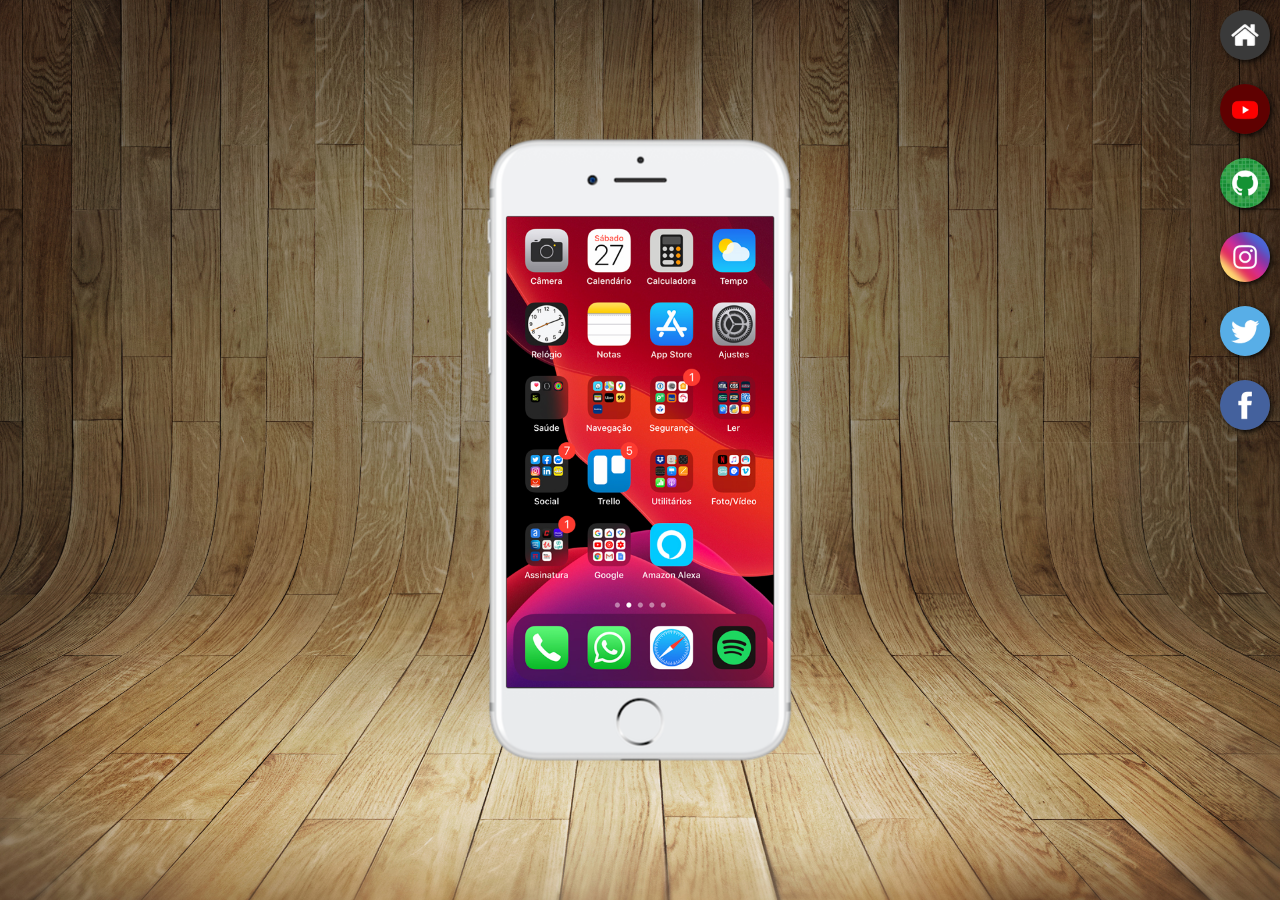
<file: index.html>
<!DOCTYPE html>
<html lang="pt-br">
<head>
    <meta charset="UTF-8">
    <meta name="viewport" content="width=device-width, initial-scale=1.0">
    <link rel="shortcut icon" href="favicon.ico" type="image/x-icon">
    <link rel="stylesheet" href="estilos/style.css">
    <title>Projeto Redes Sociais</title>
</head>
<body>
    <main>
        <section id="telefone">
            <iframe src="home.html" name="tela" id="tela" frameborder="0">
                Seu navegador não é compativo com isso. 
            </iframe>

        </section>
        <section id="redessociais">
            <a href="home.html" target="tela"><img src="imagens/logo-home.jpg" alt="home"></a><br>
            <a href="youtube.html" target="tela"><img src="imagens/logo-youtube.jpg" alt="youtube"></a><br>
            <a href="github.html" target="tela"><img src="imagens/logo-github.jpg" alt="github"></a><br>
            <a href="instagram.html" target="tela"><img src="imagens/logo-instagram.jpg" alt="instagram"></a><br>
            <a href="twitter.html" target="tela"><img src="imagens/logo-twitter.jpg" alt="twitter"></a><br>
            <a href="facebook.html" target="tela"><img src="imagens/logo-facebook.jpg" alt="facebook"></a><br>
        </section>
    </main>
</body>
</html>
</file>
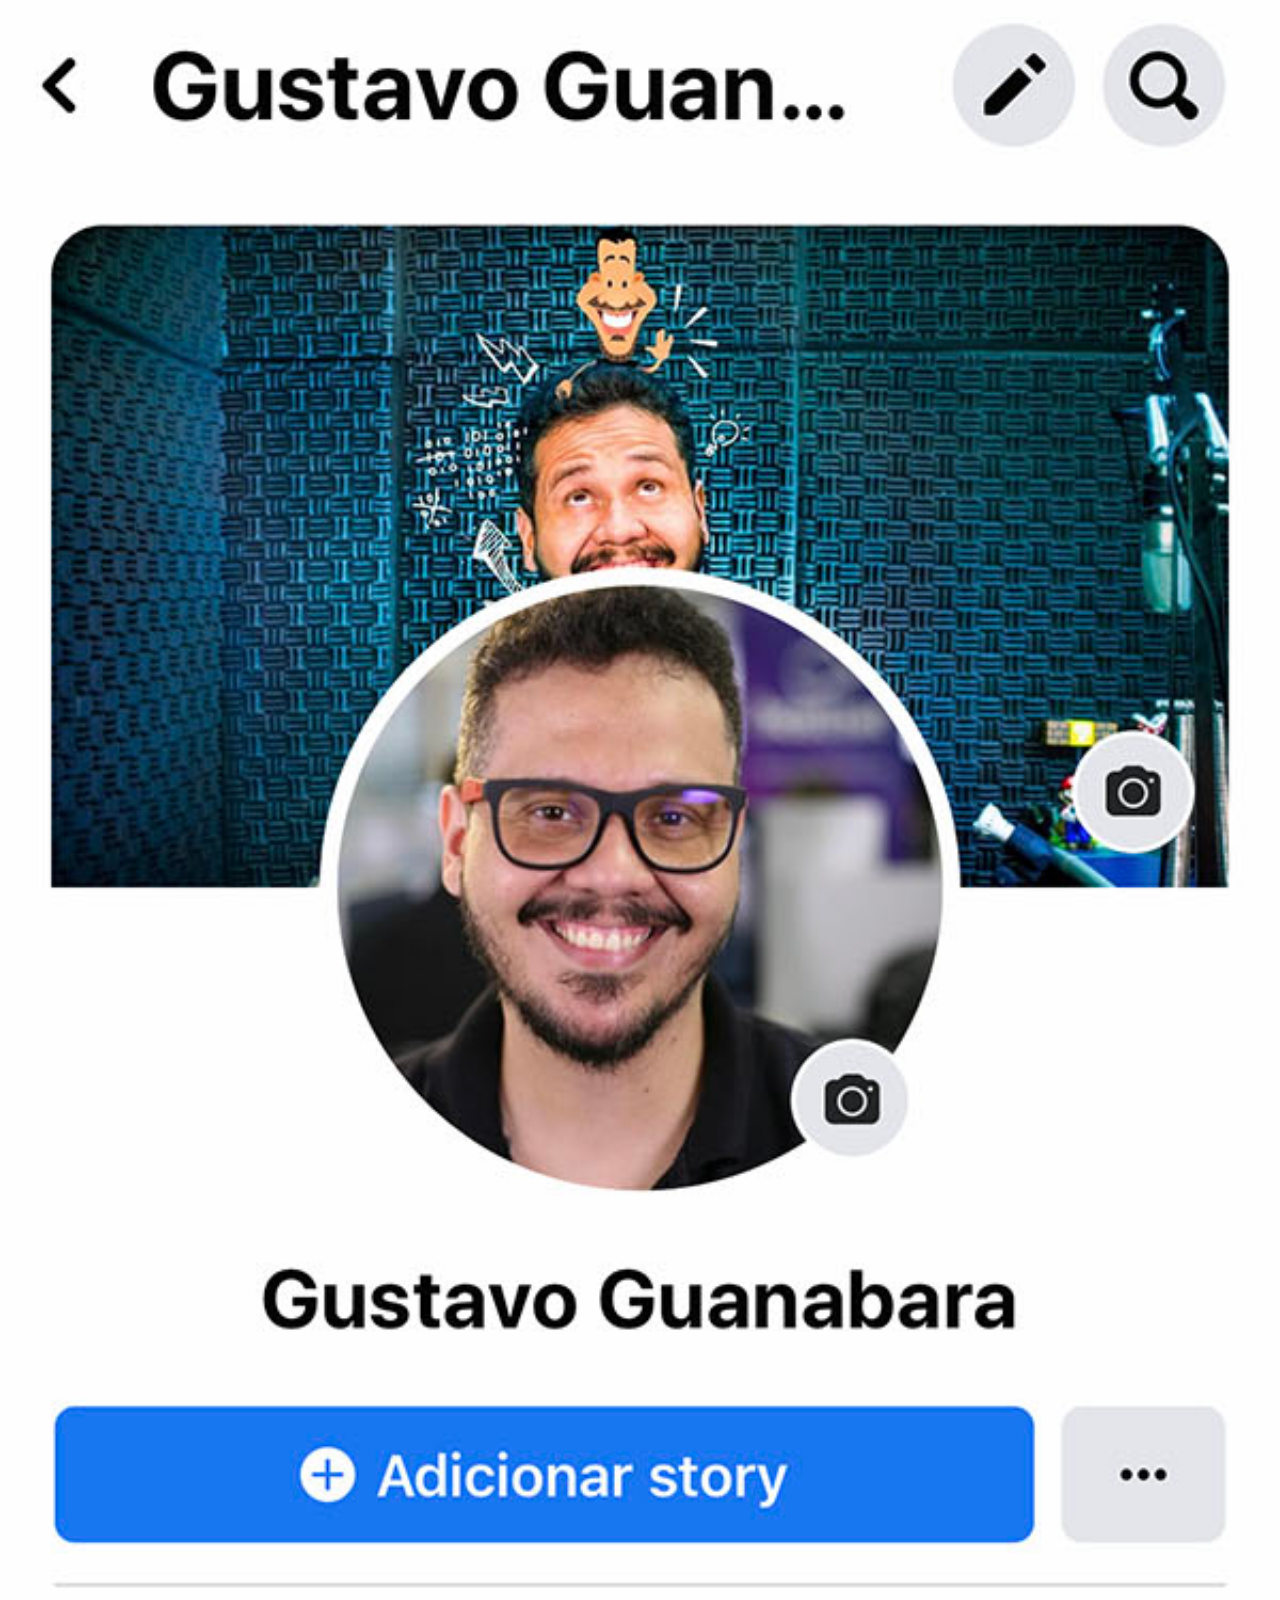
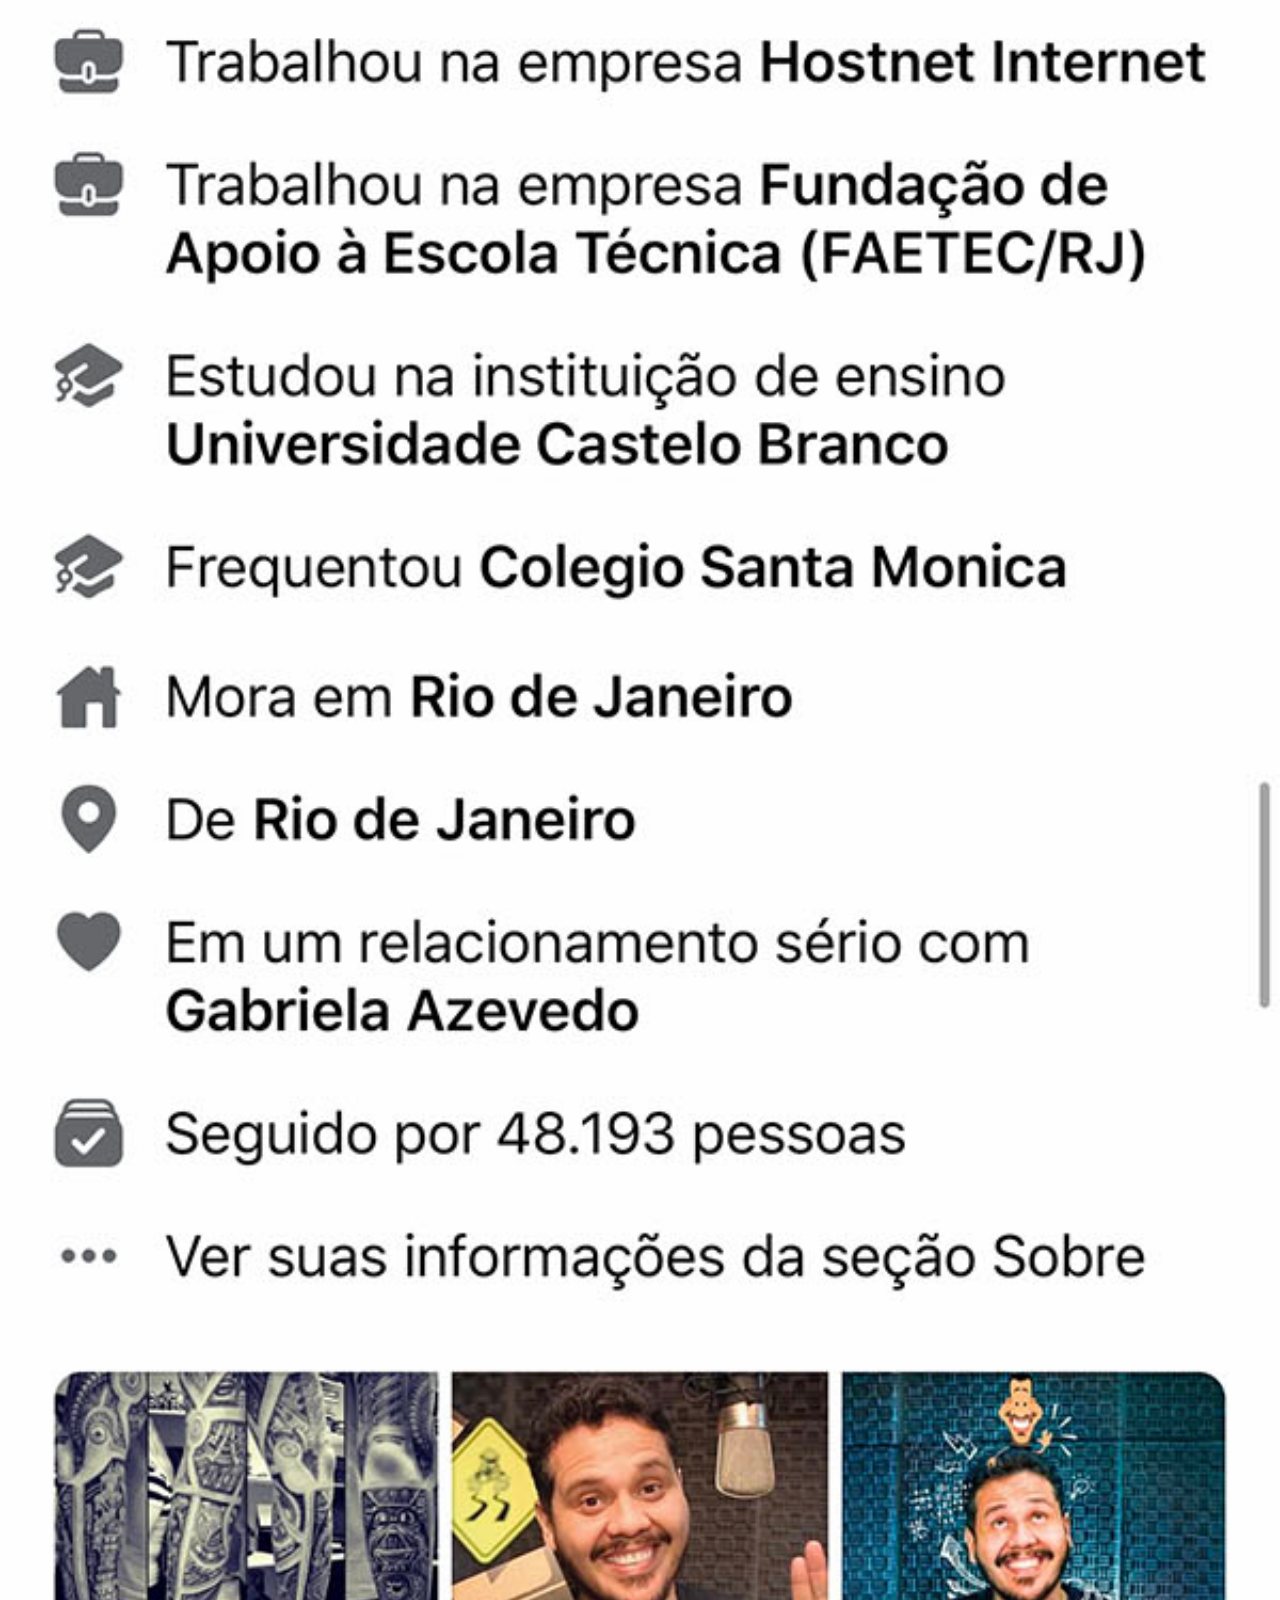
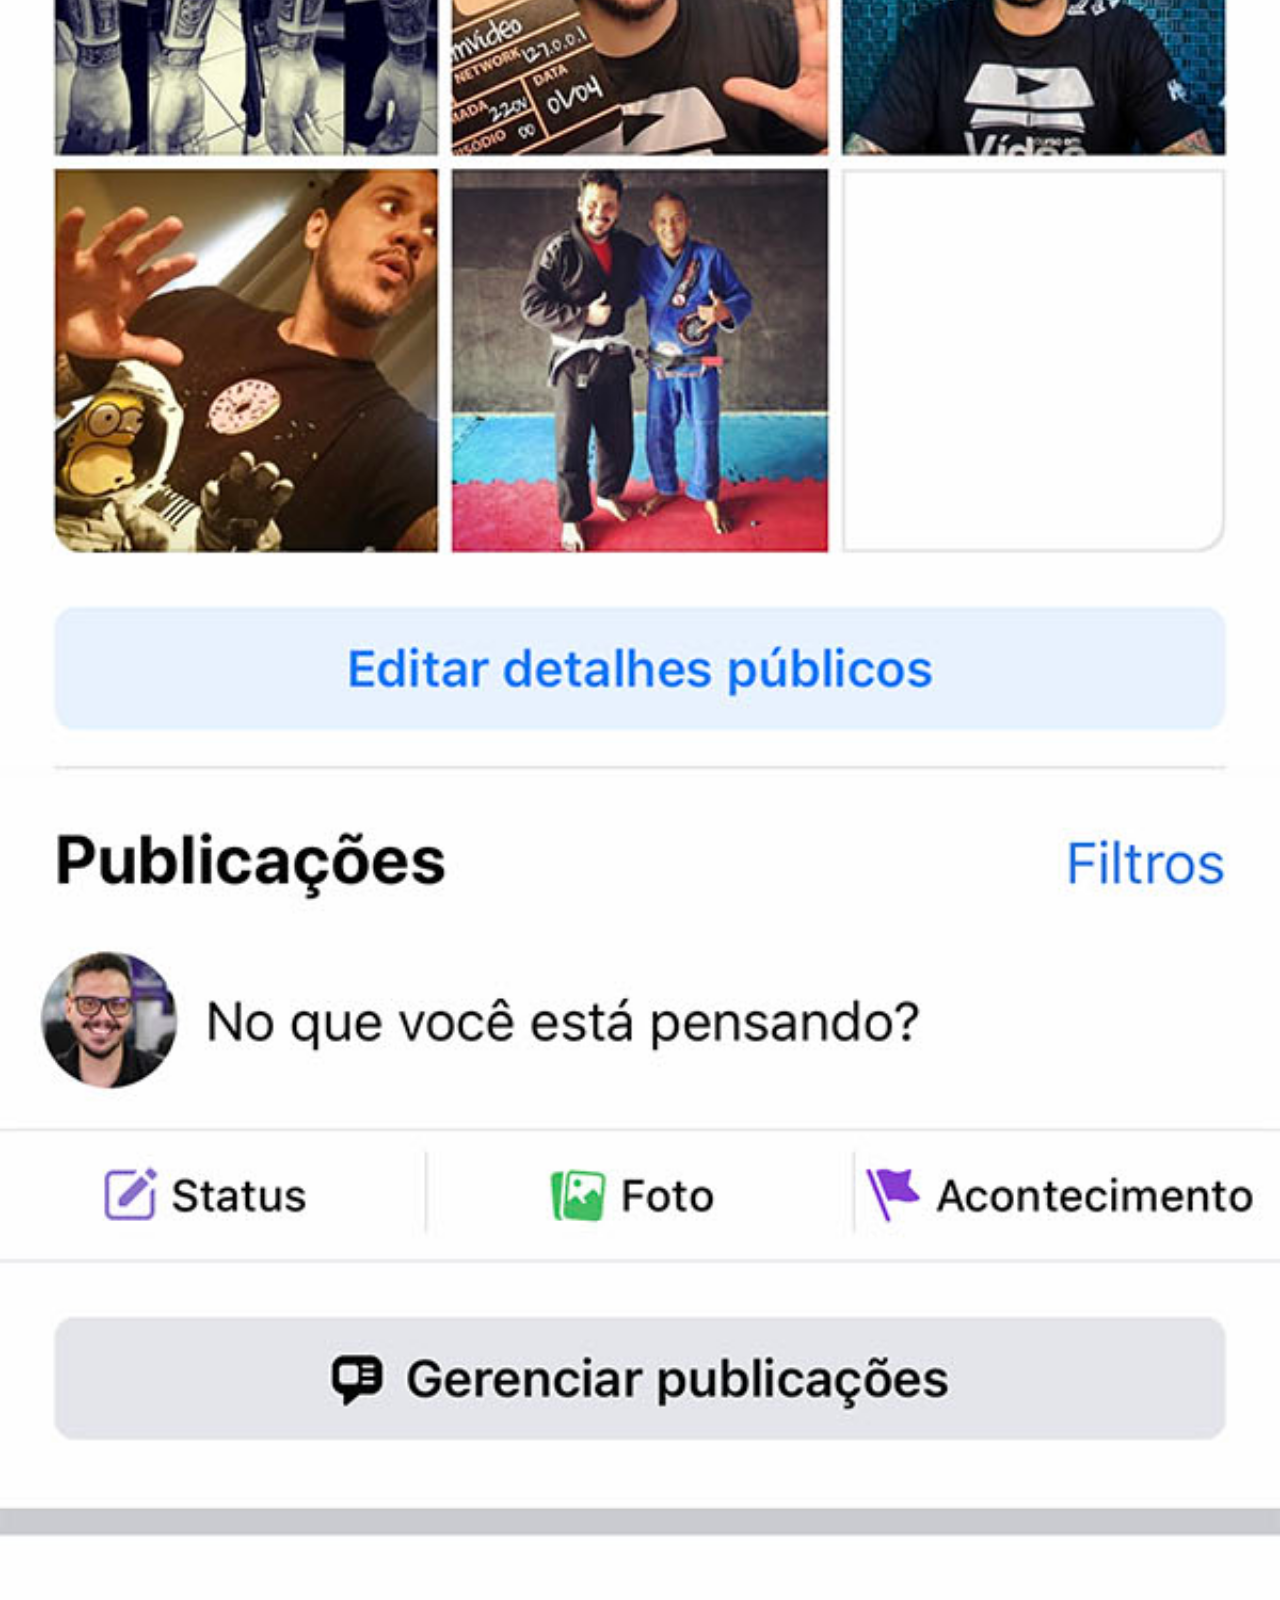
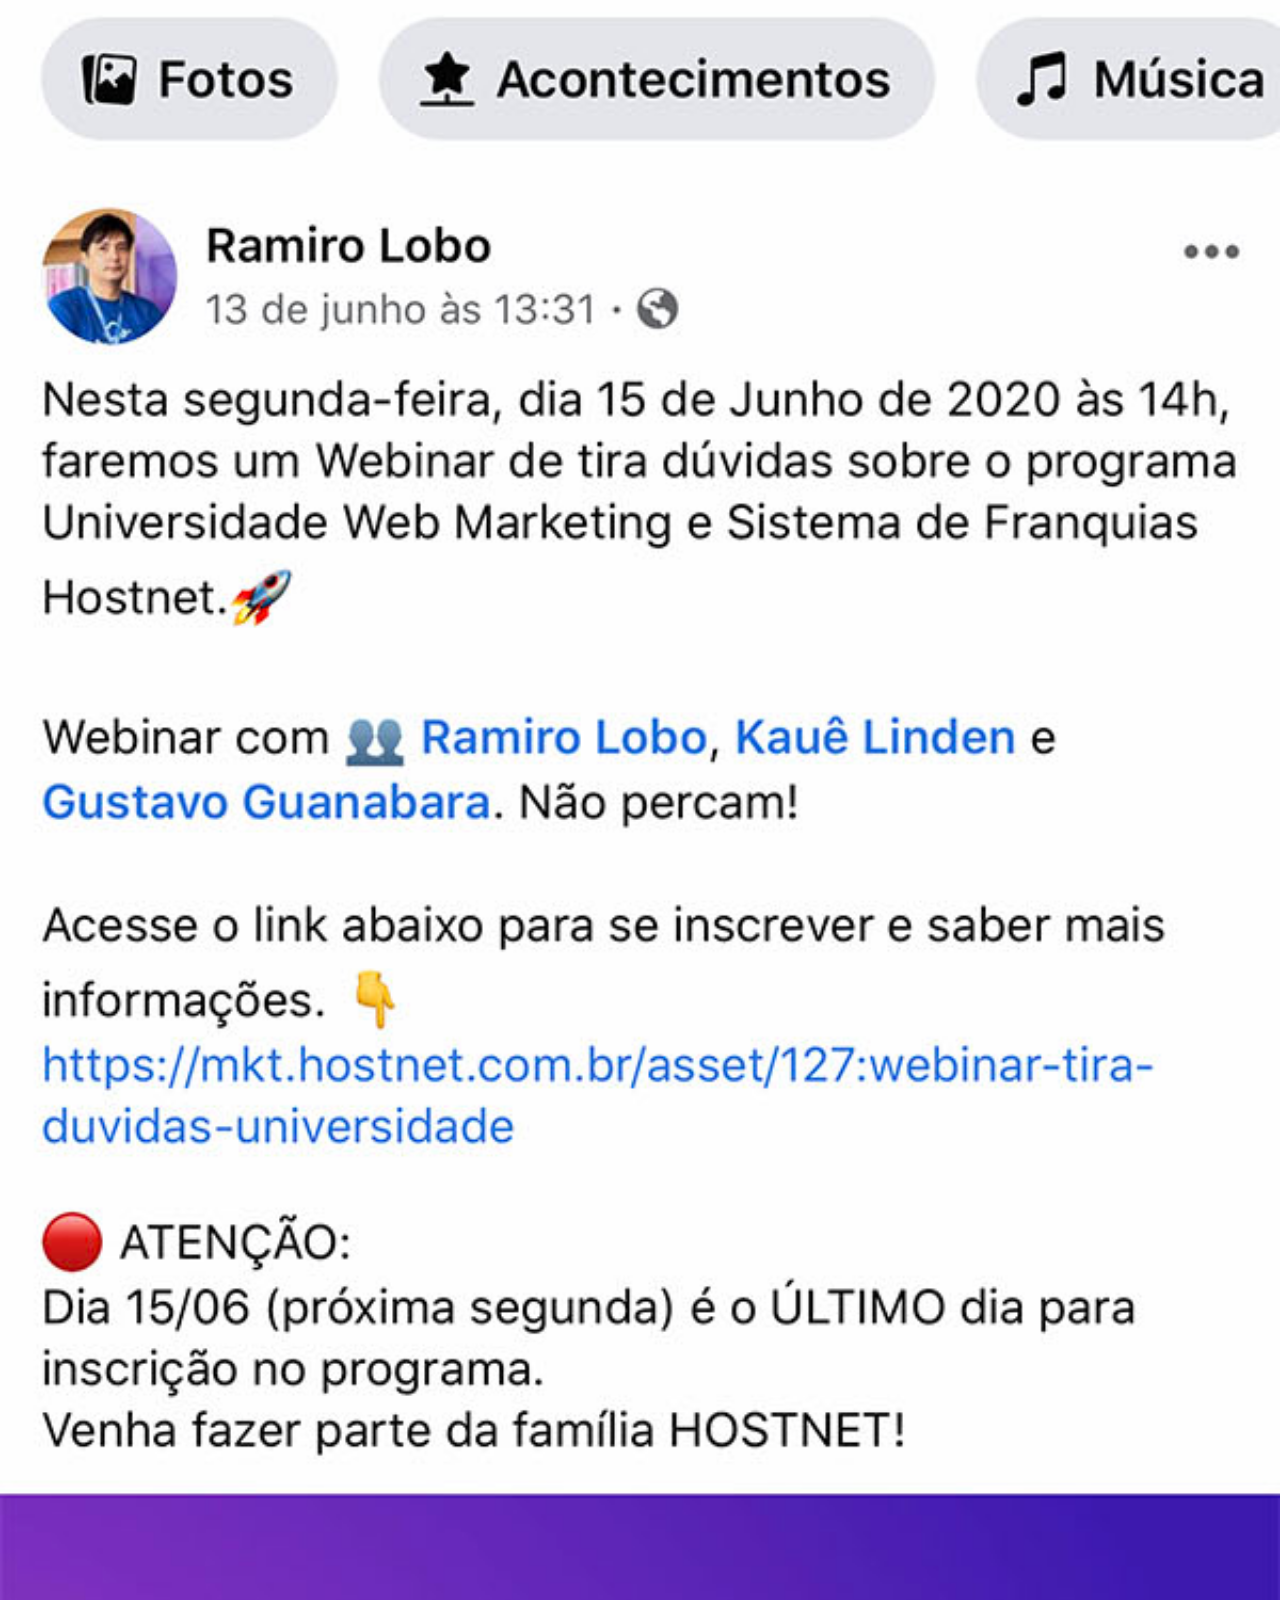
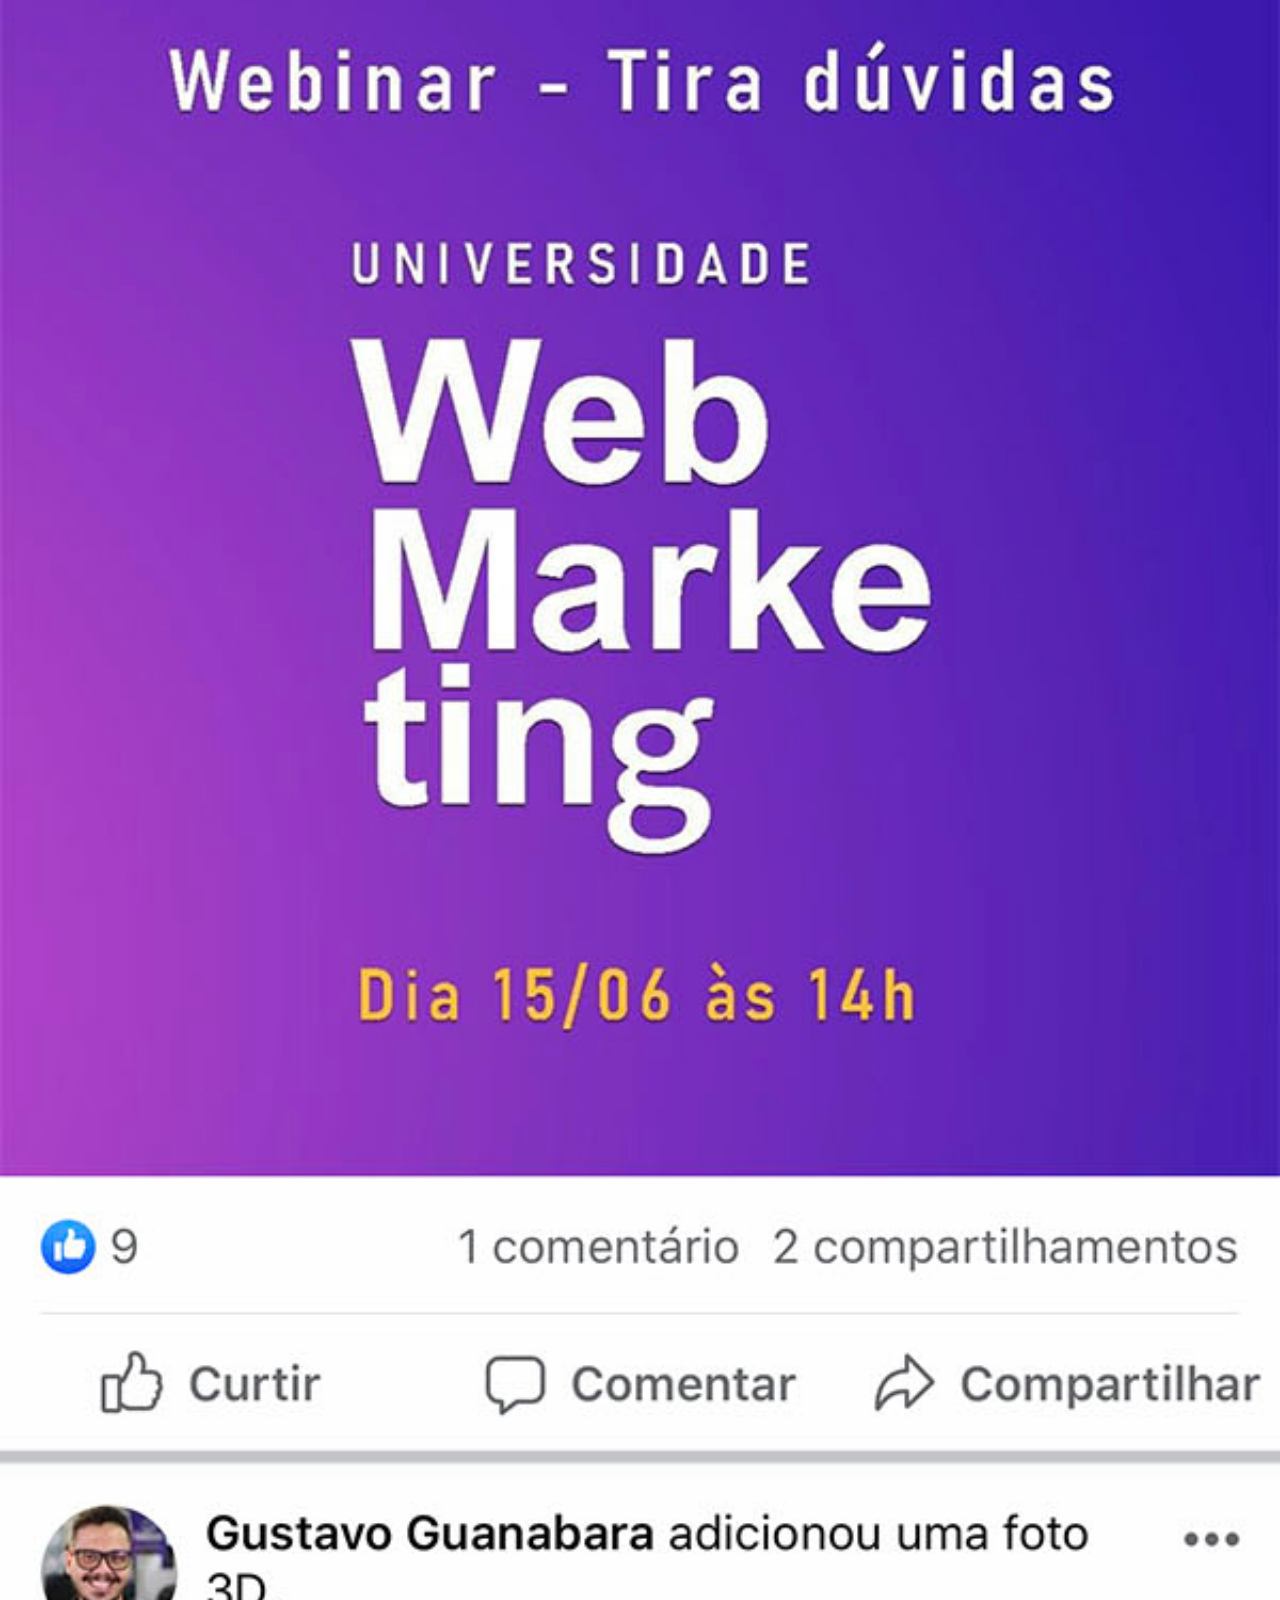
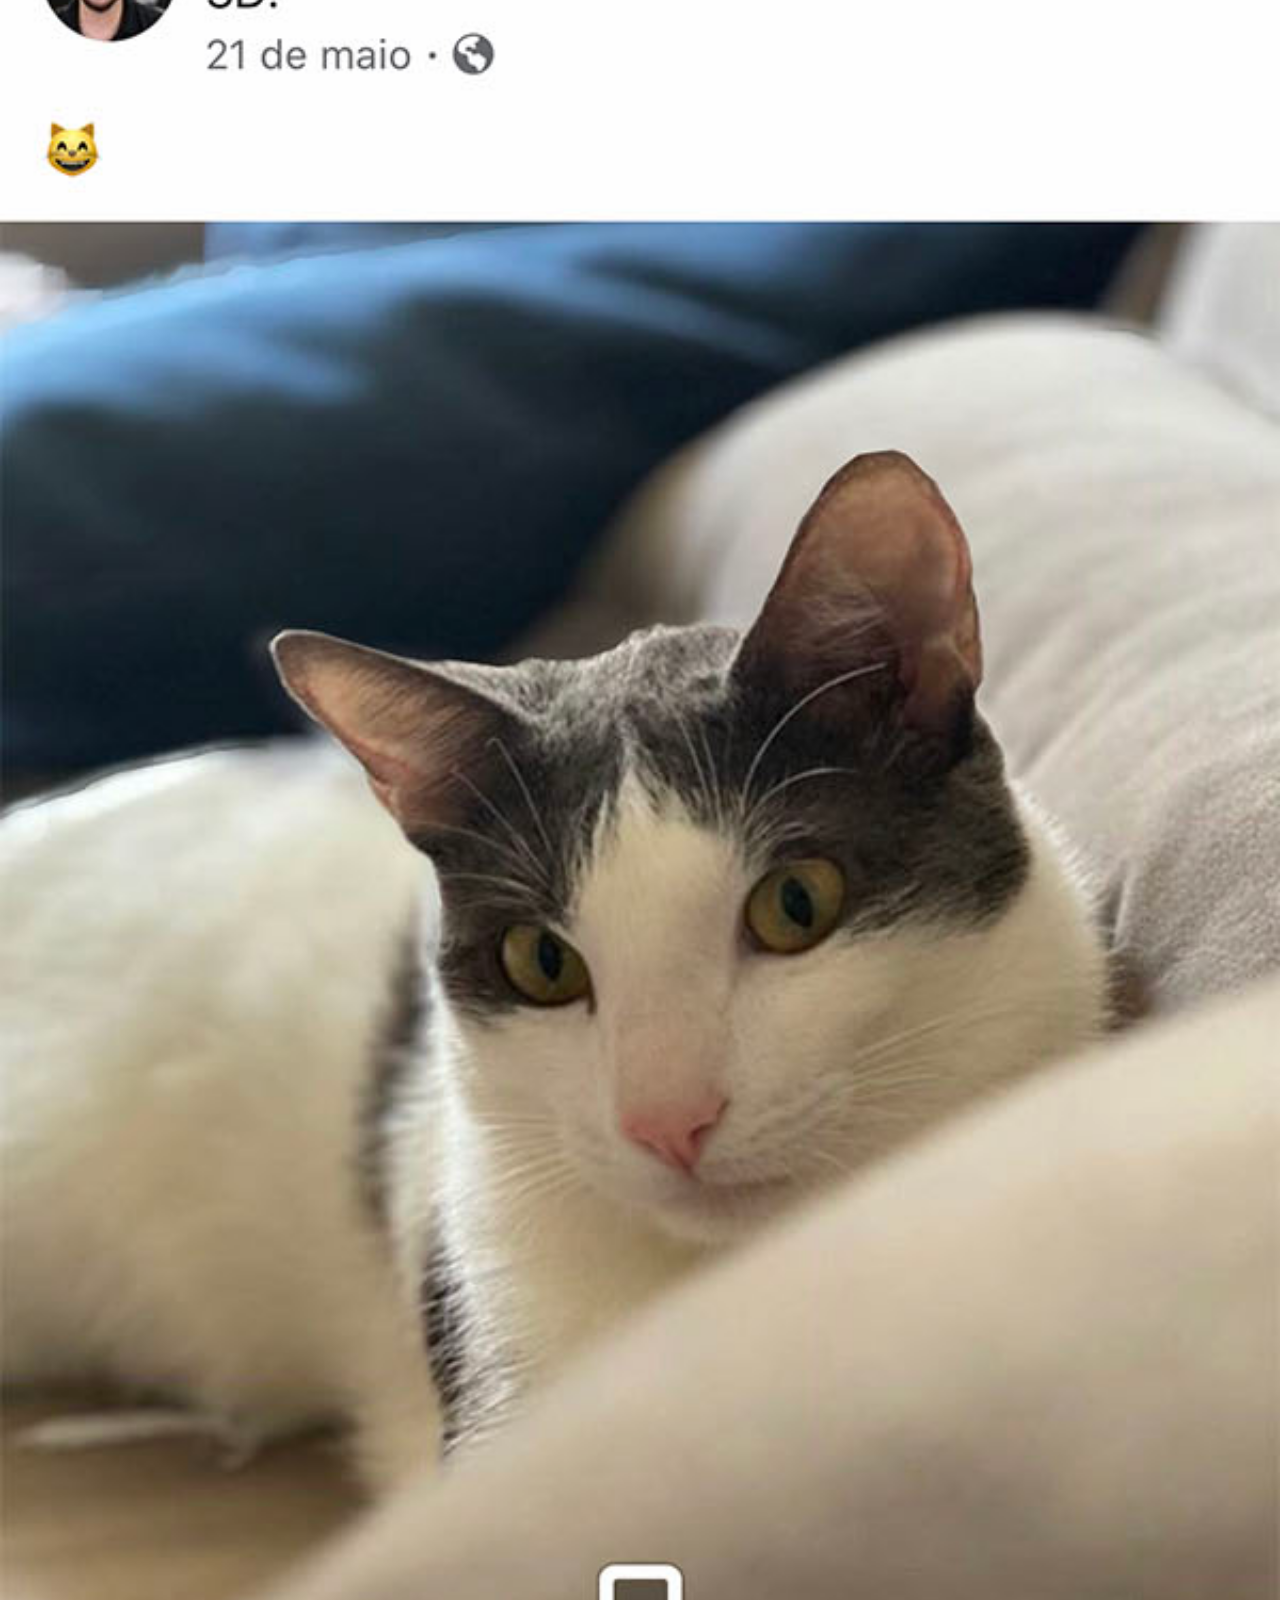
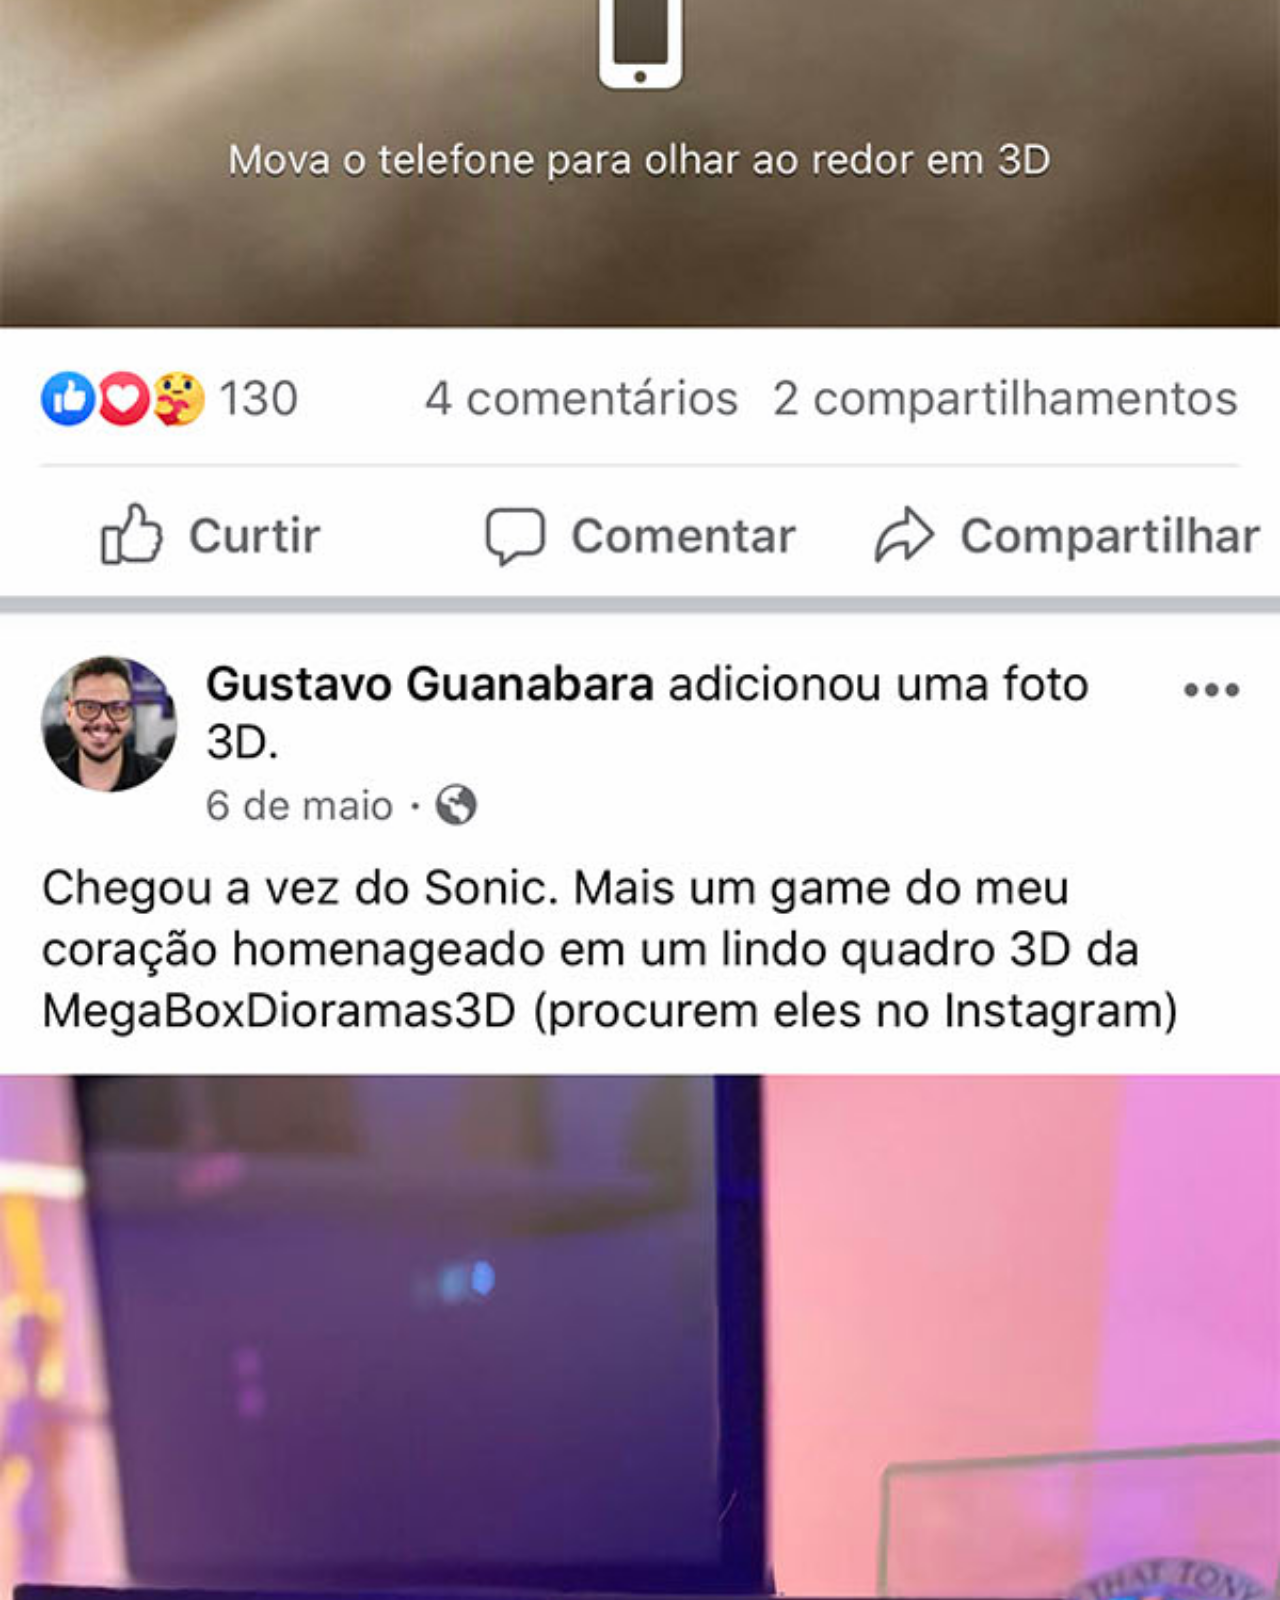
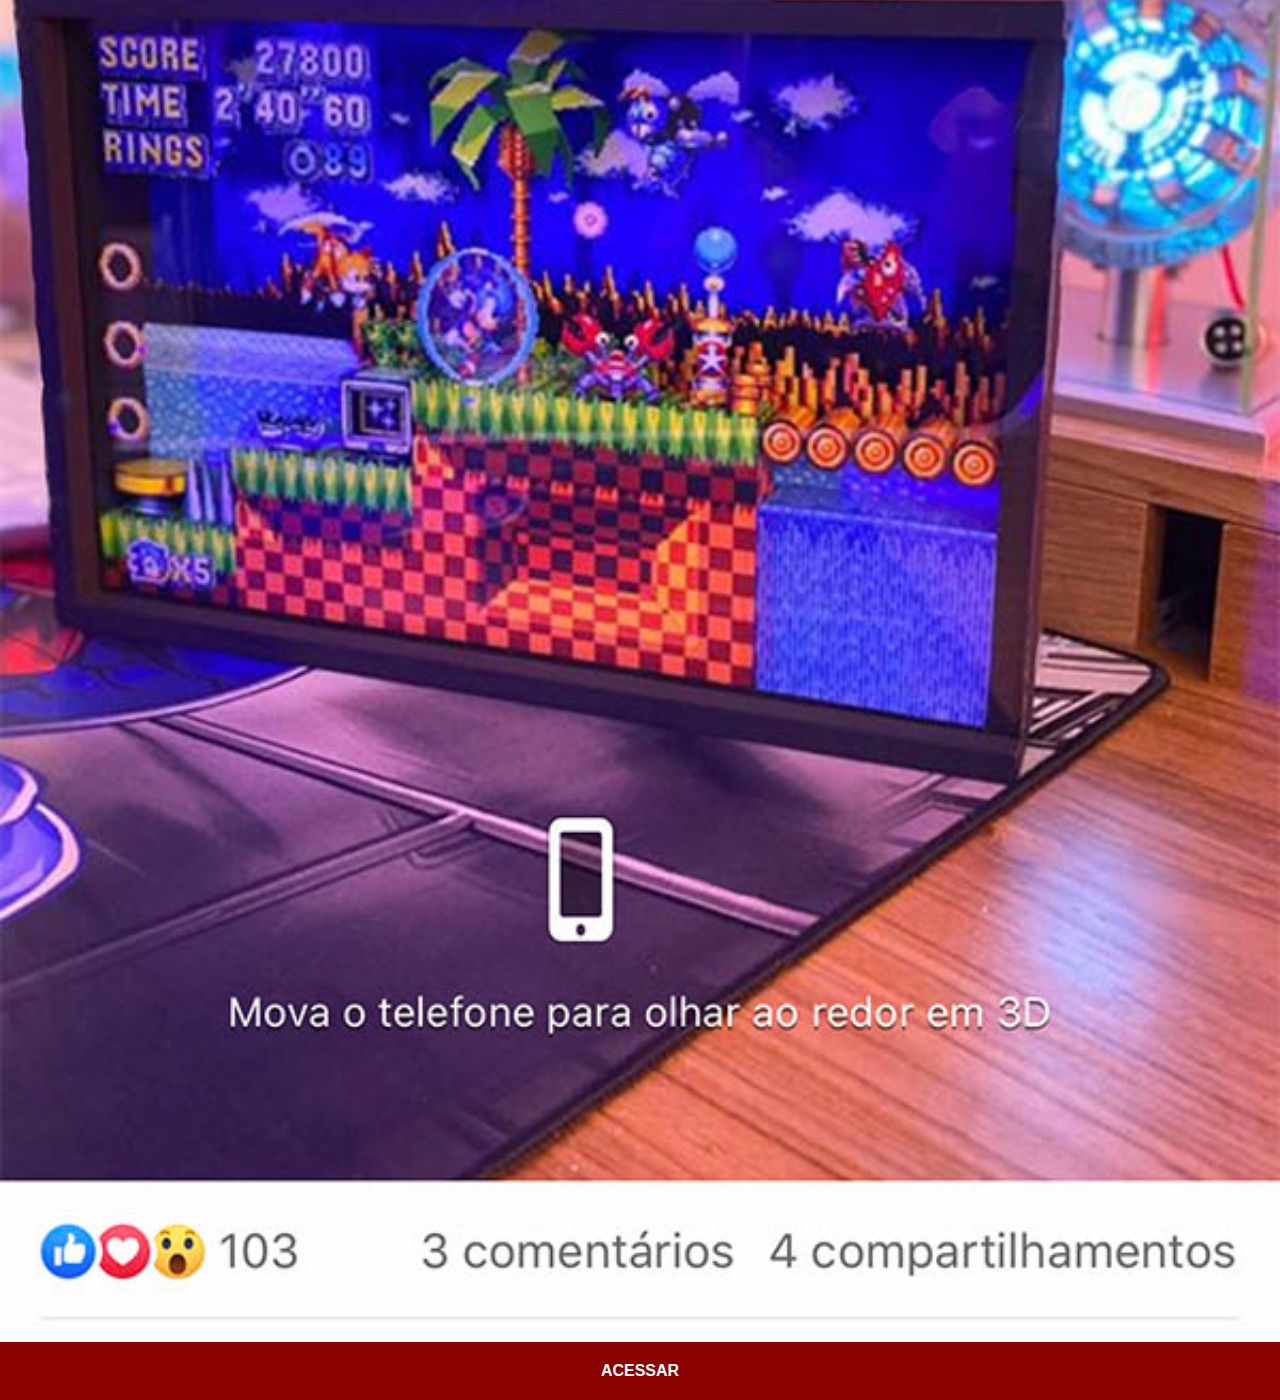
<file: facebook.html>
<!DOCTYPE html>
<html lang="pt-br">
<head>
    <meta charset="UTF-8">
    <meta name="viewport" content="width=device-width, initial-scale=1.0">
    <title>Facebook</title>
    <link rel="stylesheet" href="estilos/social.css">
    <style>
        body {
            background-color: white;
        }
    </style>
</head>
<body>
    <img src="imagens/tela-facebook.jpg" alt="facebook">
    <a href="https://www.facebook.com/gustavoguanabara" target="_black">ACESSAR</a>
    
</body>
</html>
</file>
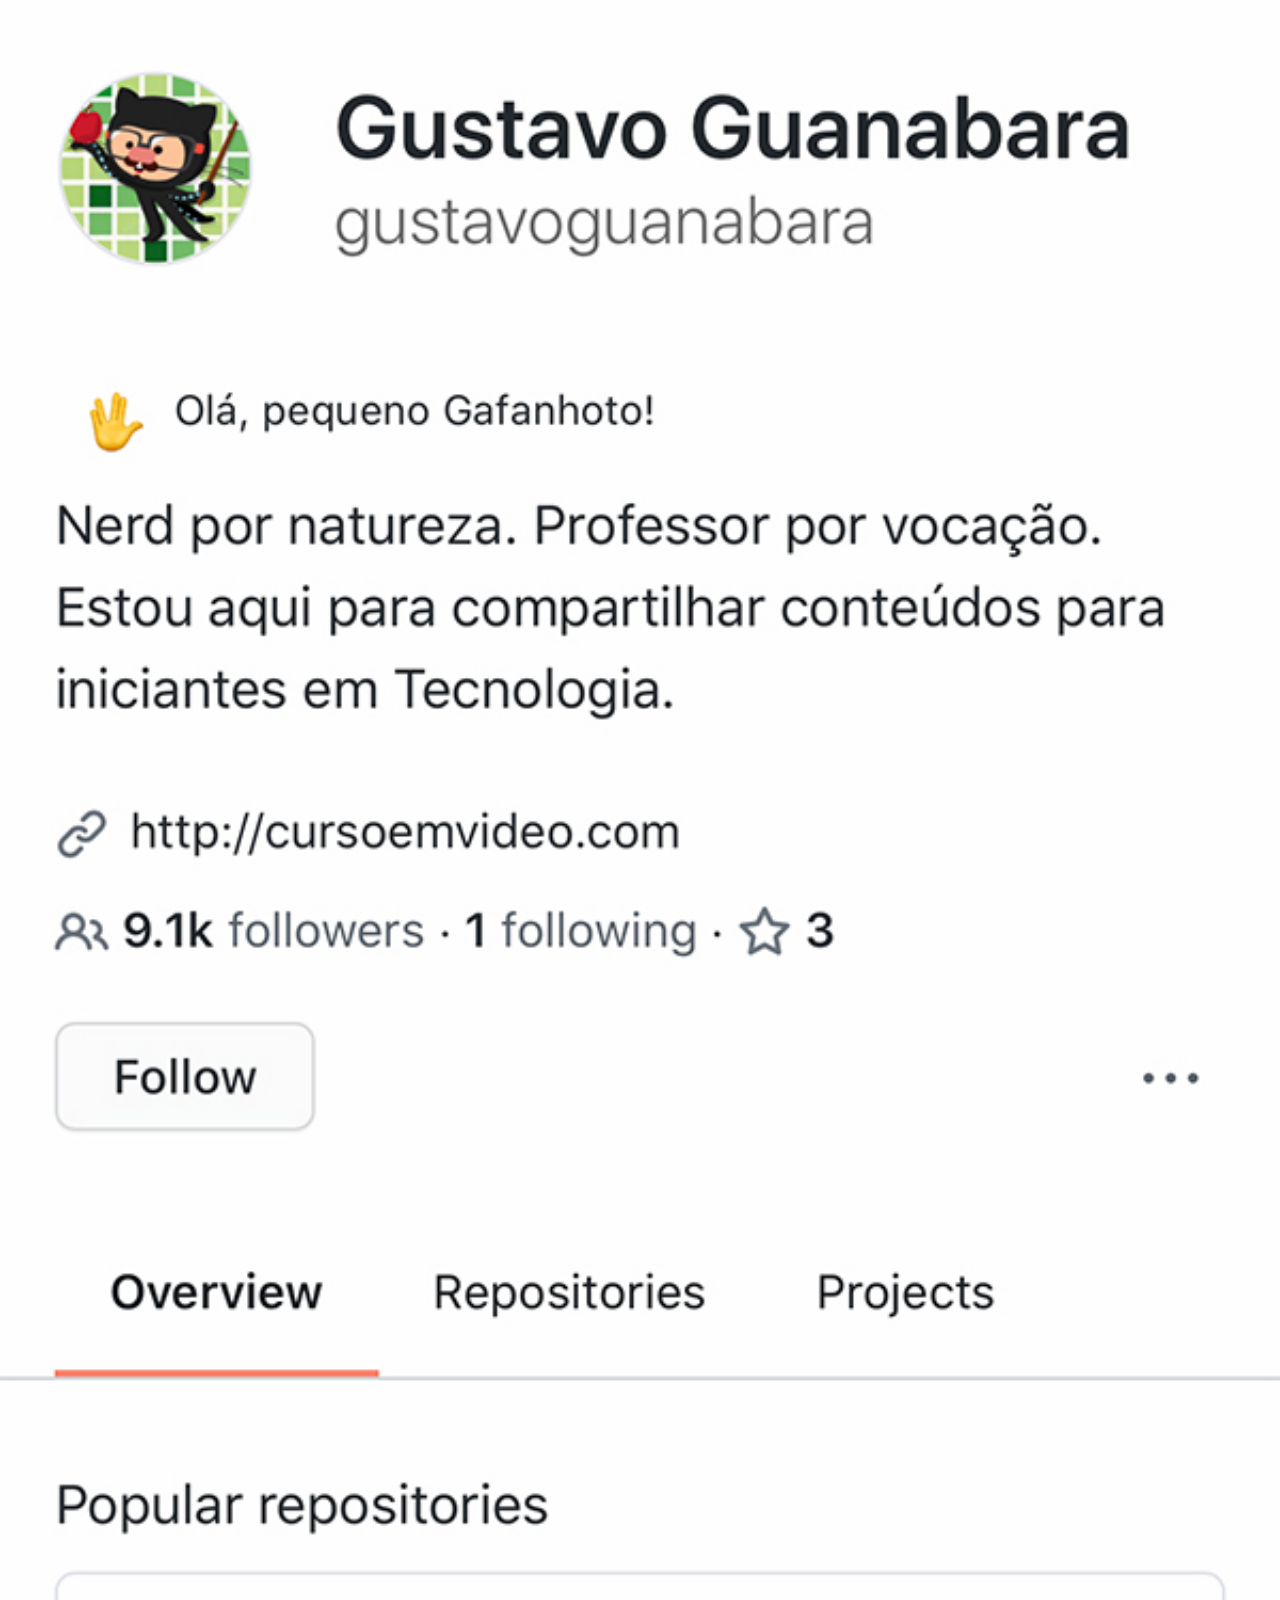
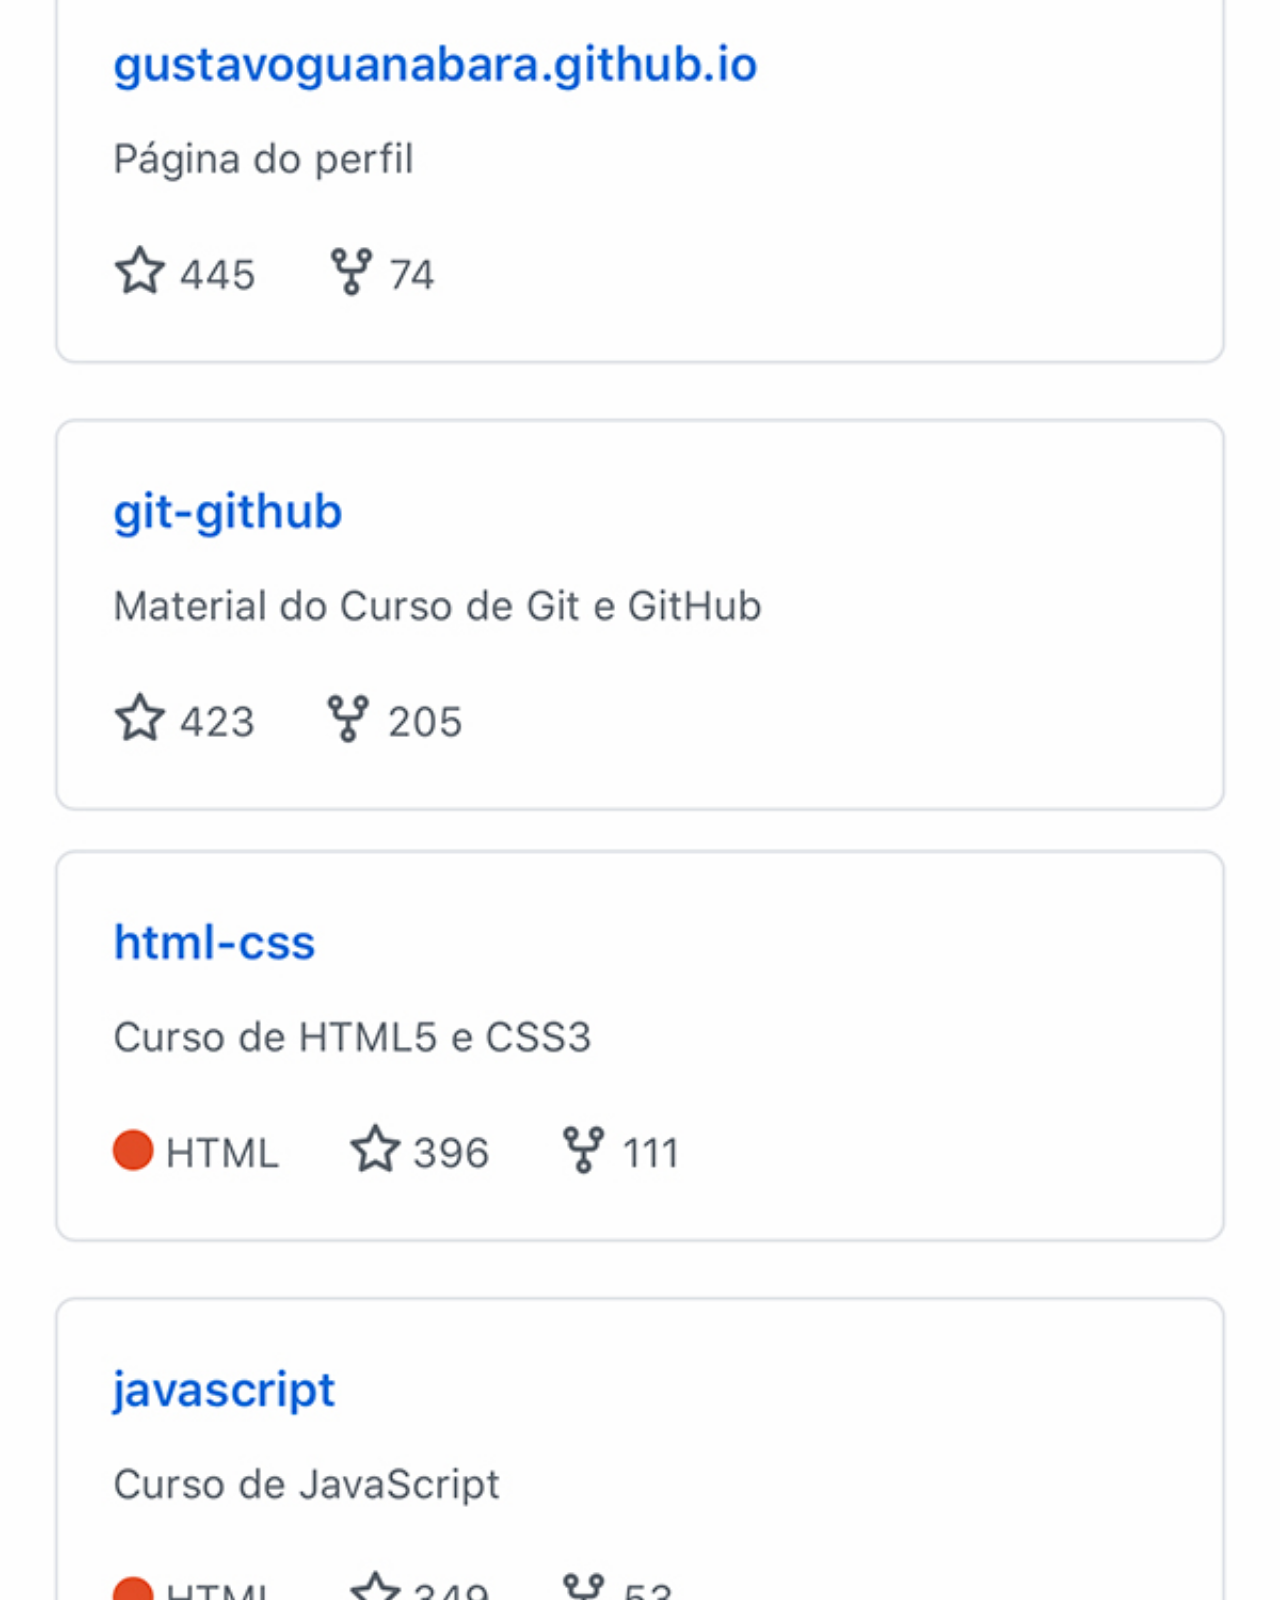
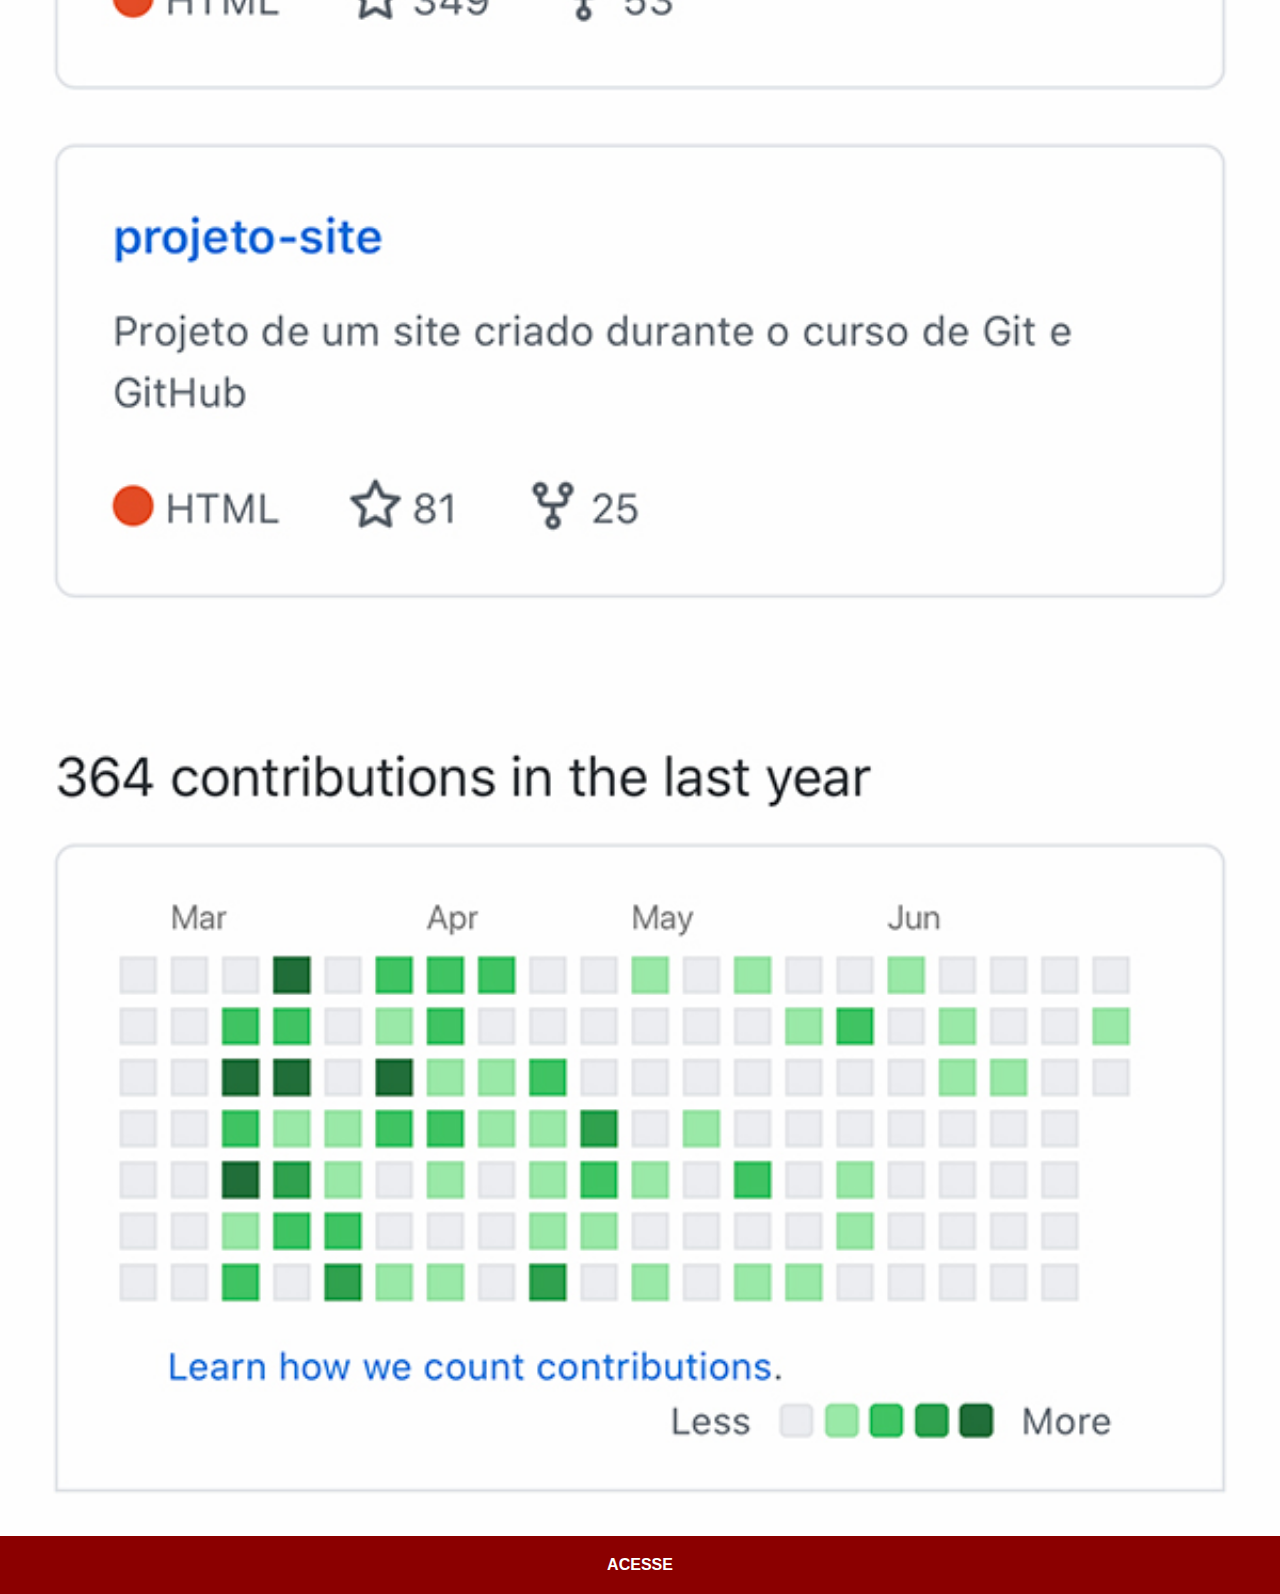
<file: github.html>
<!DOCTYPE html>
<html lang="pt-br">
<head>
    <meta charset="UTF-8">
    <meta name="viewport" content="width=device-width, initial-scale=1.0">
    <title>github</title>
    <link rel="stylesheet" href="estilos/social.css">
    <style>
        body {
            background-color: white;
        }
    </style>
</head>
<body>
    <img src="imagens/tela-github.jpg" alt="github">
    <a href="https://github.com/gustavoguanabara" target="_blank">ACESSE</a>

    
</body>
</html>
</file>
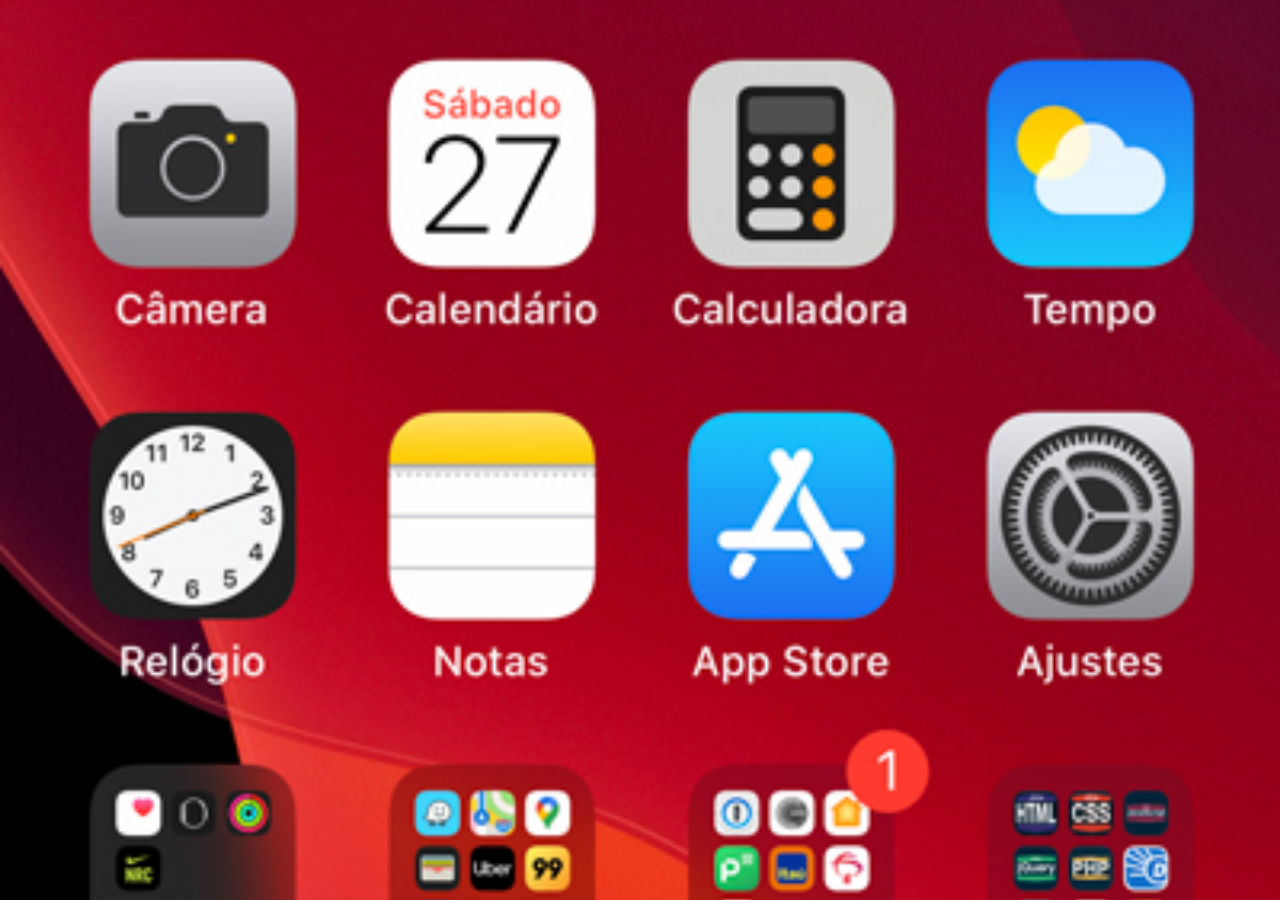
<file: home.html>
<!DOCTYPE html>
<html lang="pt-br">
<head>
    <meta charset="UTF-8">
    <meta name="viewport" content="width=device-width, initial-scale=1.0">
    <title>Home</title>
</head>
<style>
    *{
        margin: 0px;    /* Zerar todos os componentes*/
        padding: 0px;
    }
    body {
        width: 100vw; 
        height: 100vh;
        background: black url(imagens/tela-home.jpg) no-repeat top center;
        background-size: cover ; /*Ajuste no tamanho da tela para ficar dimencionado  tamanho da tela do celular*/ 
        
    }
</style>
<body>
    
</body>
</html>
</file>
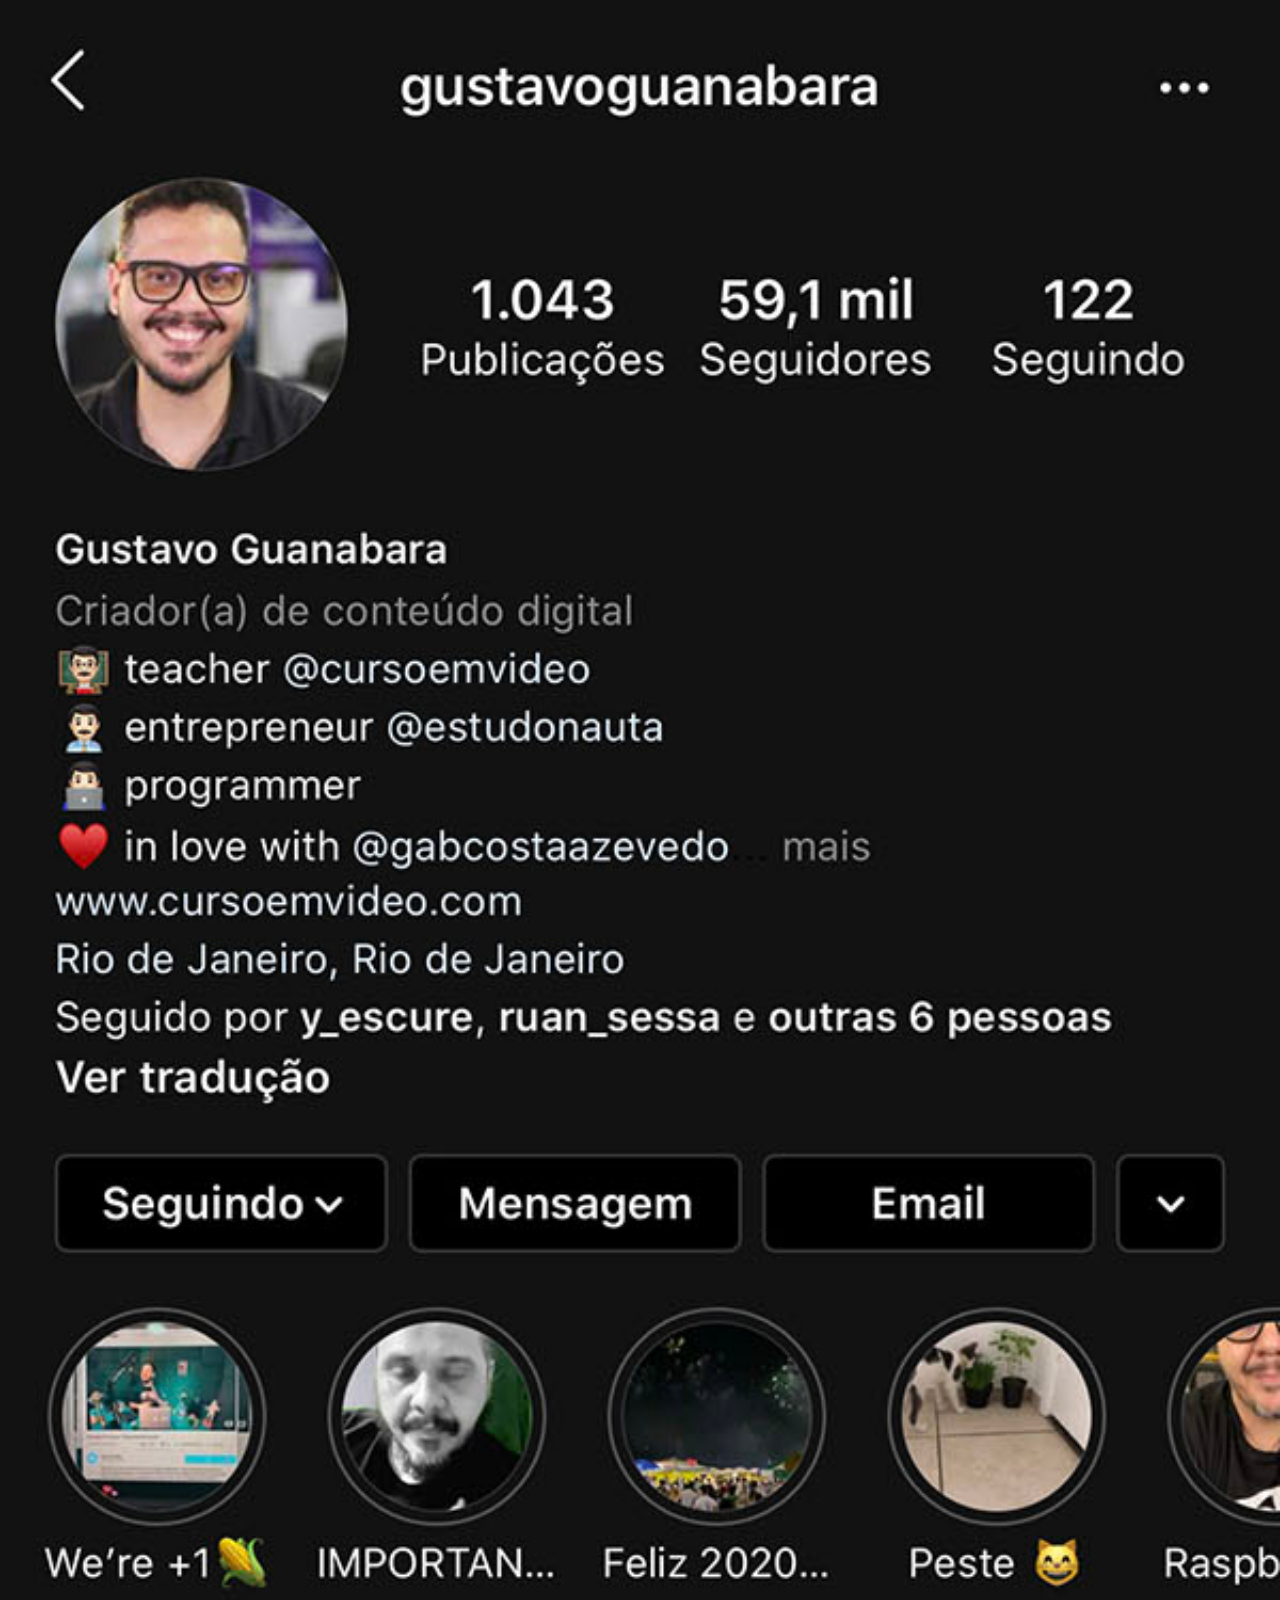
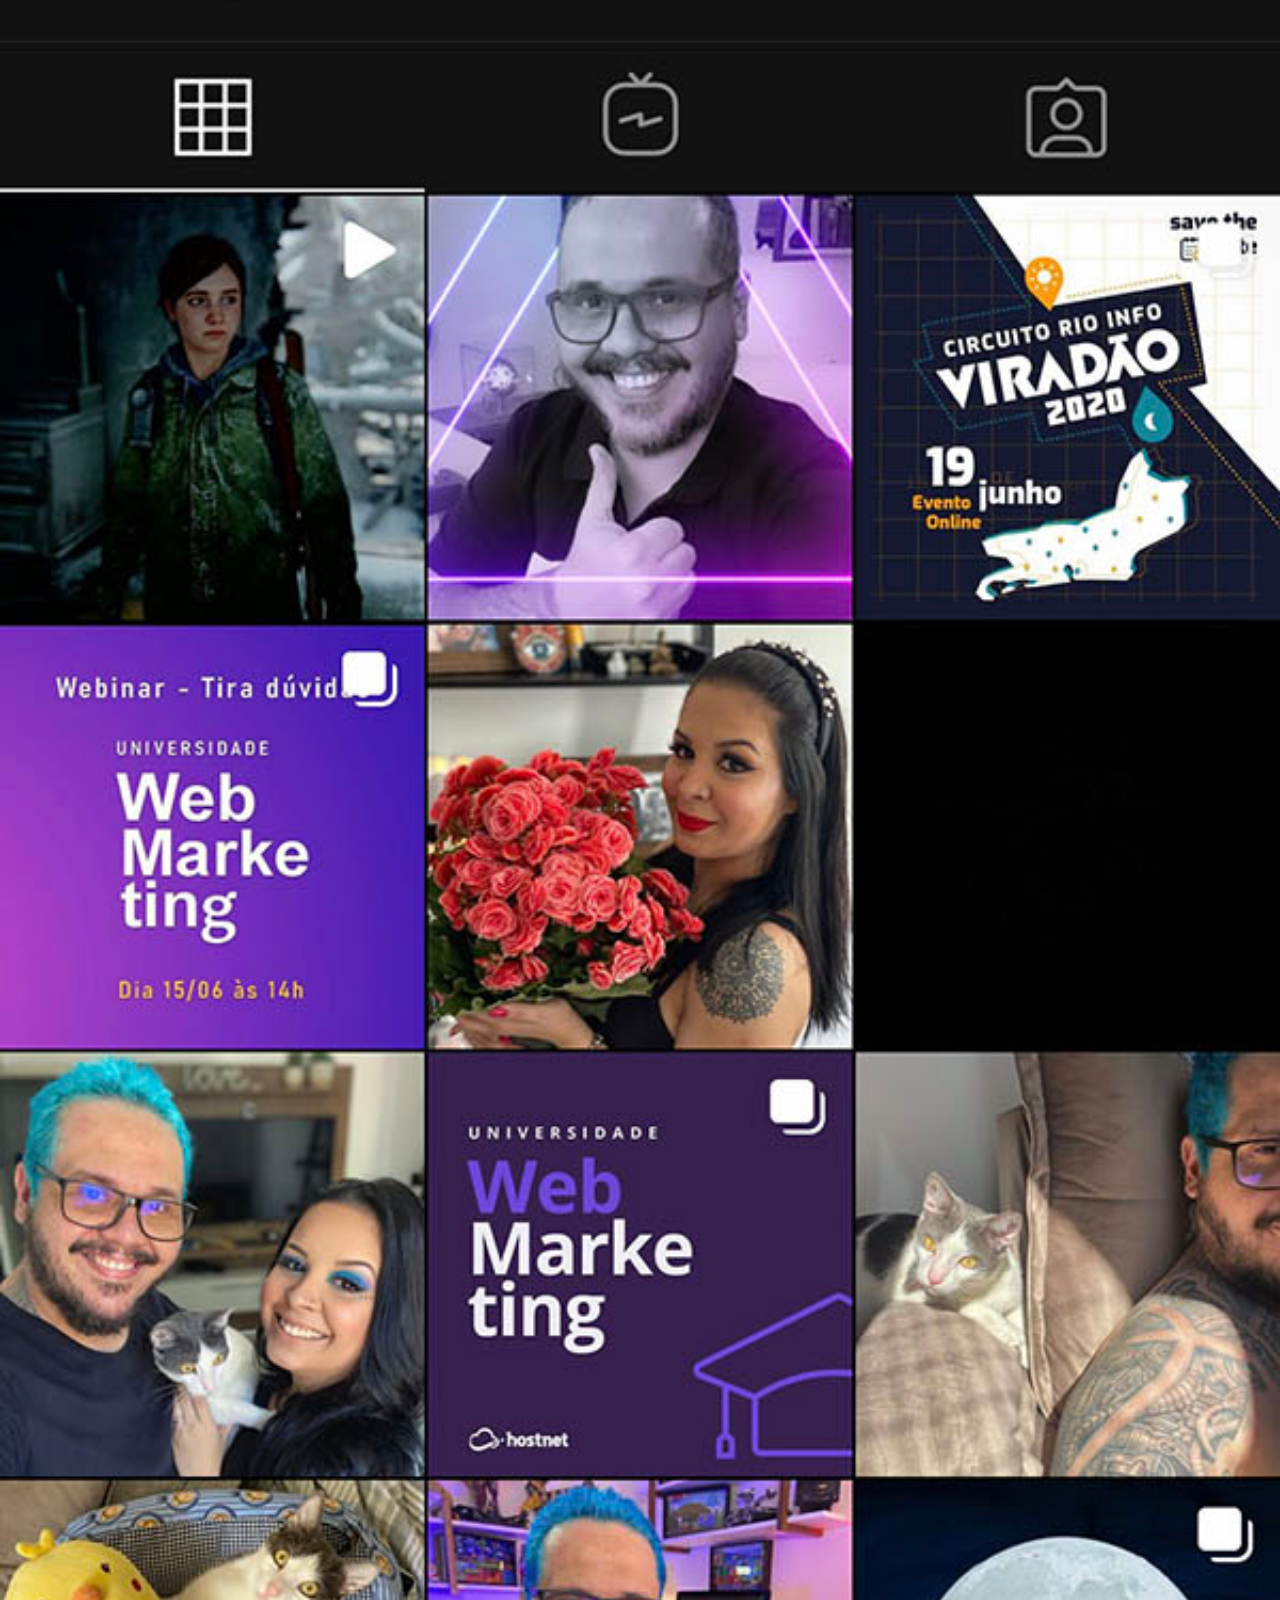
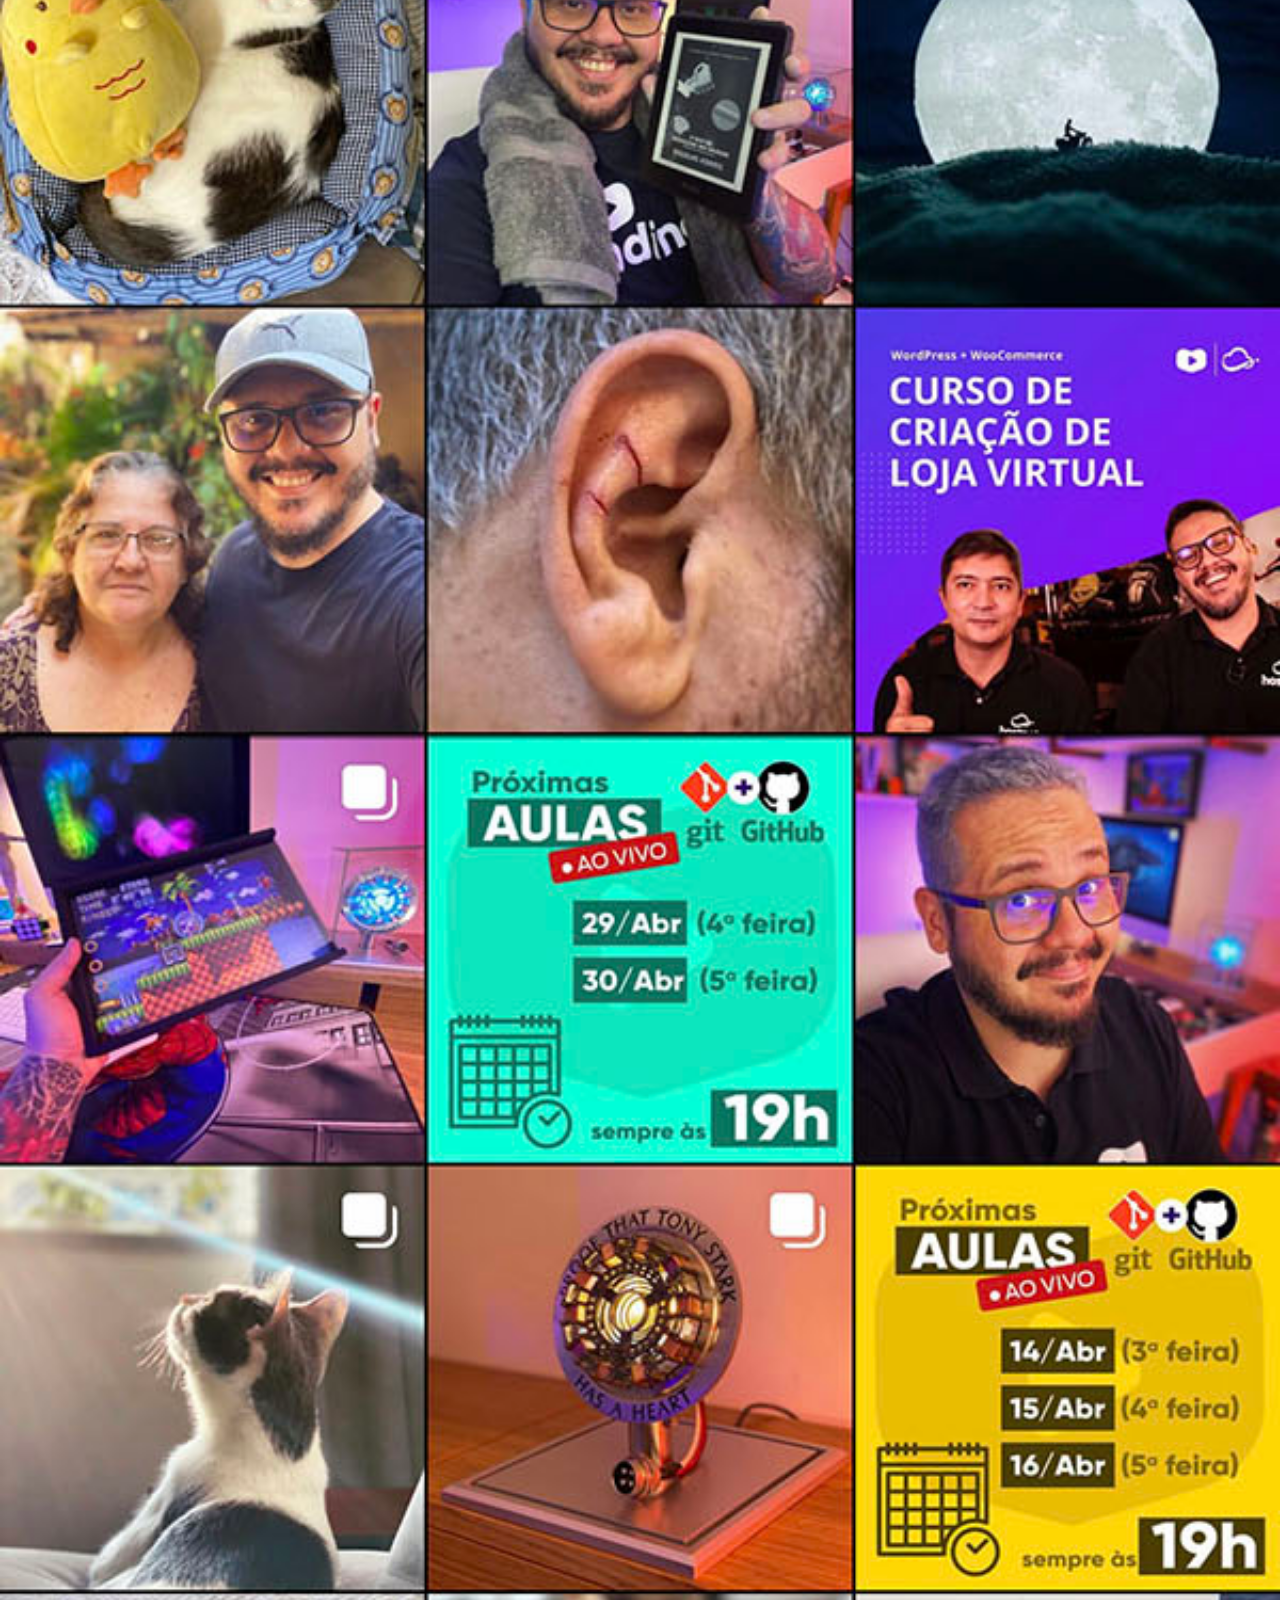
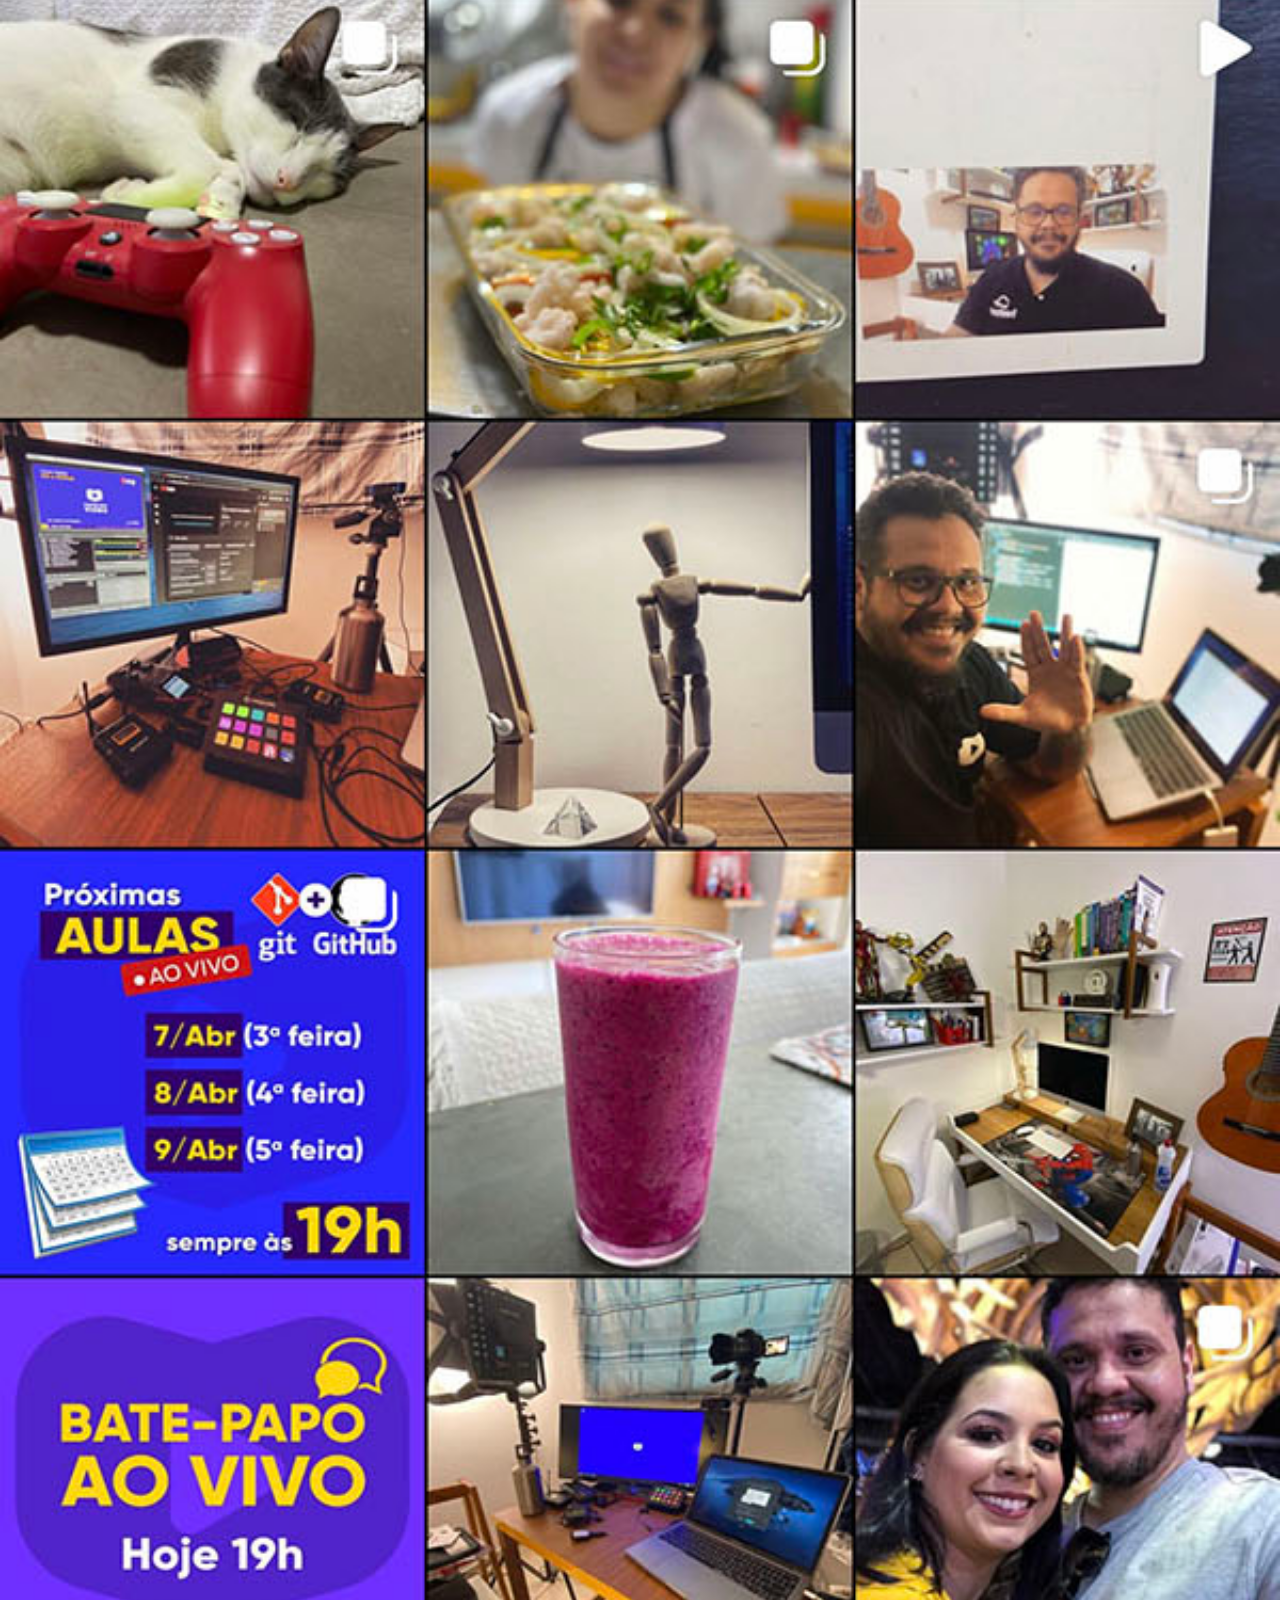
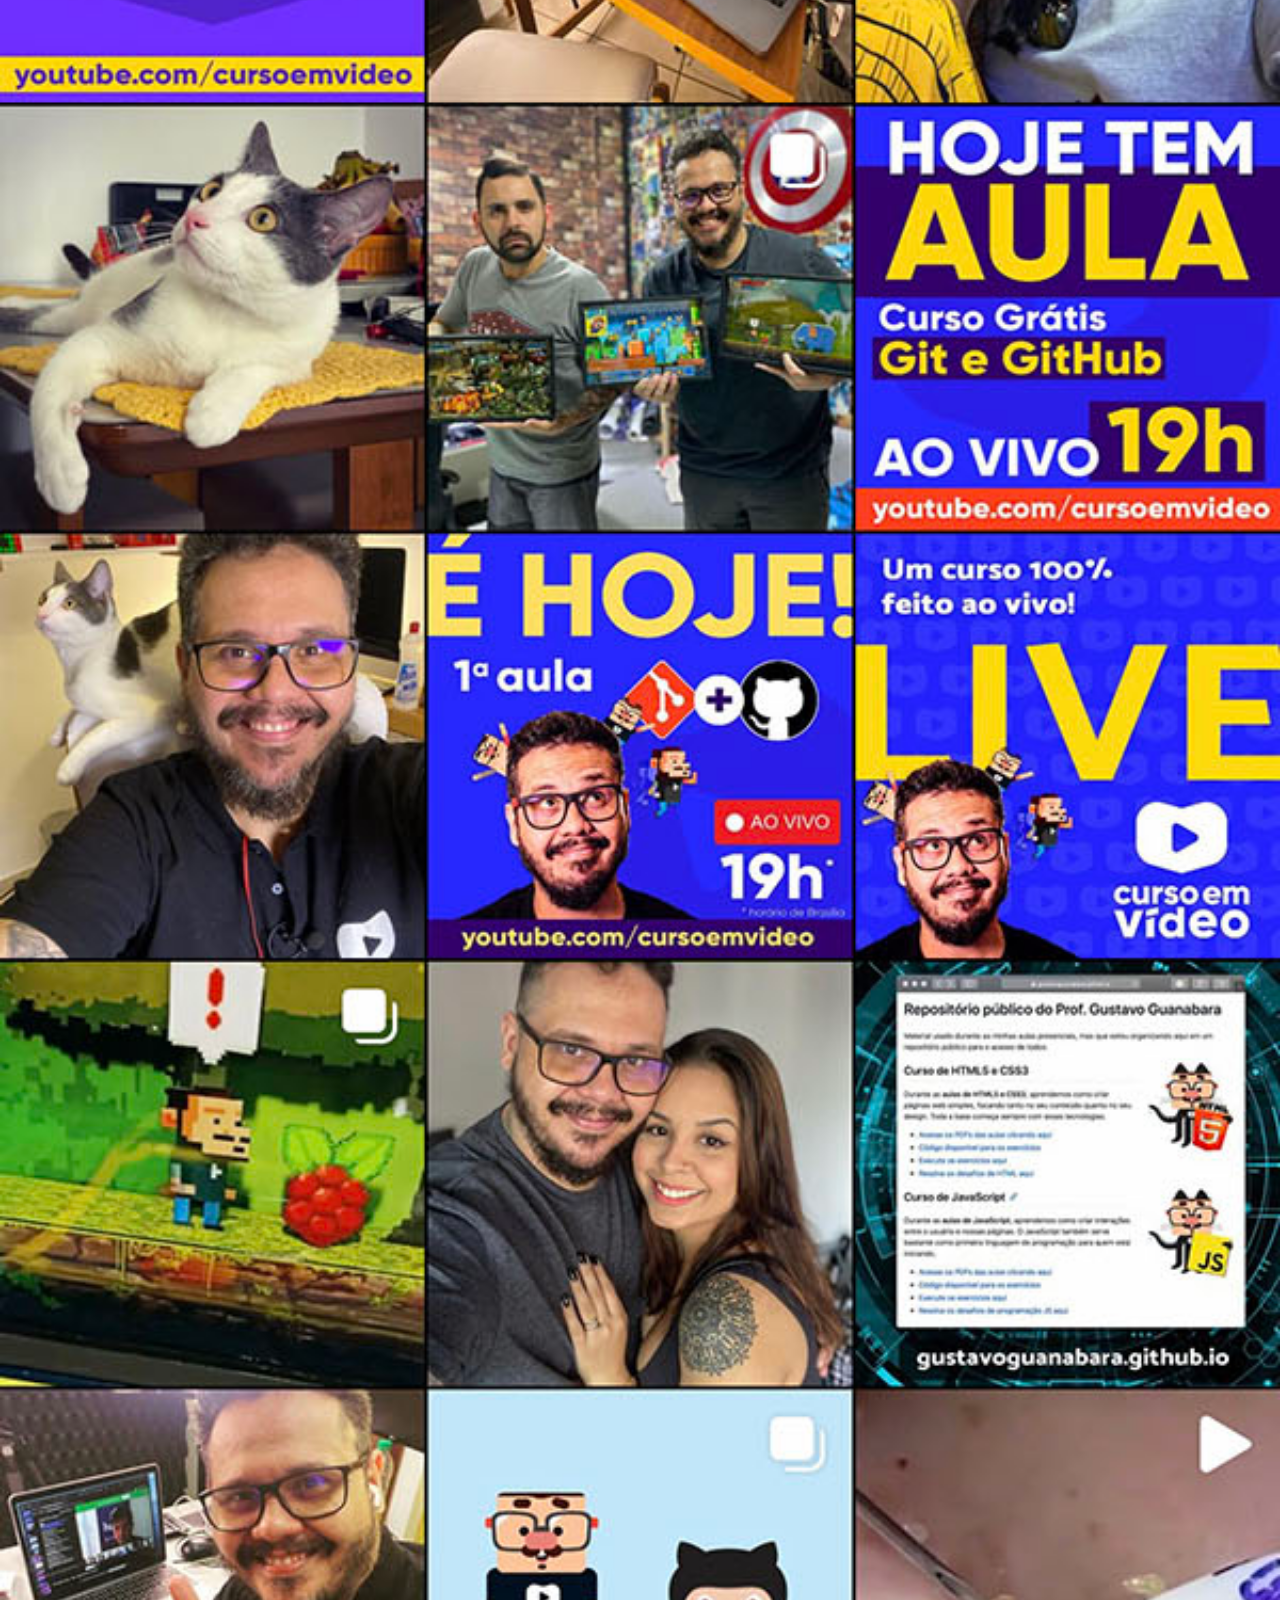
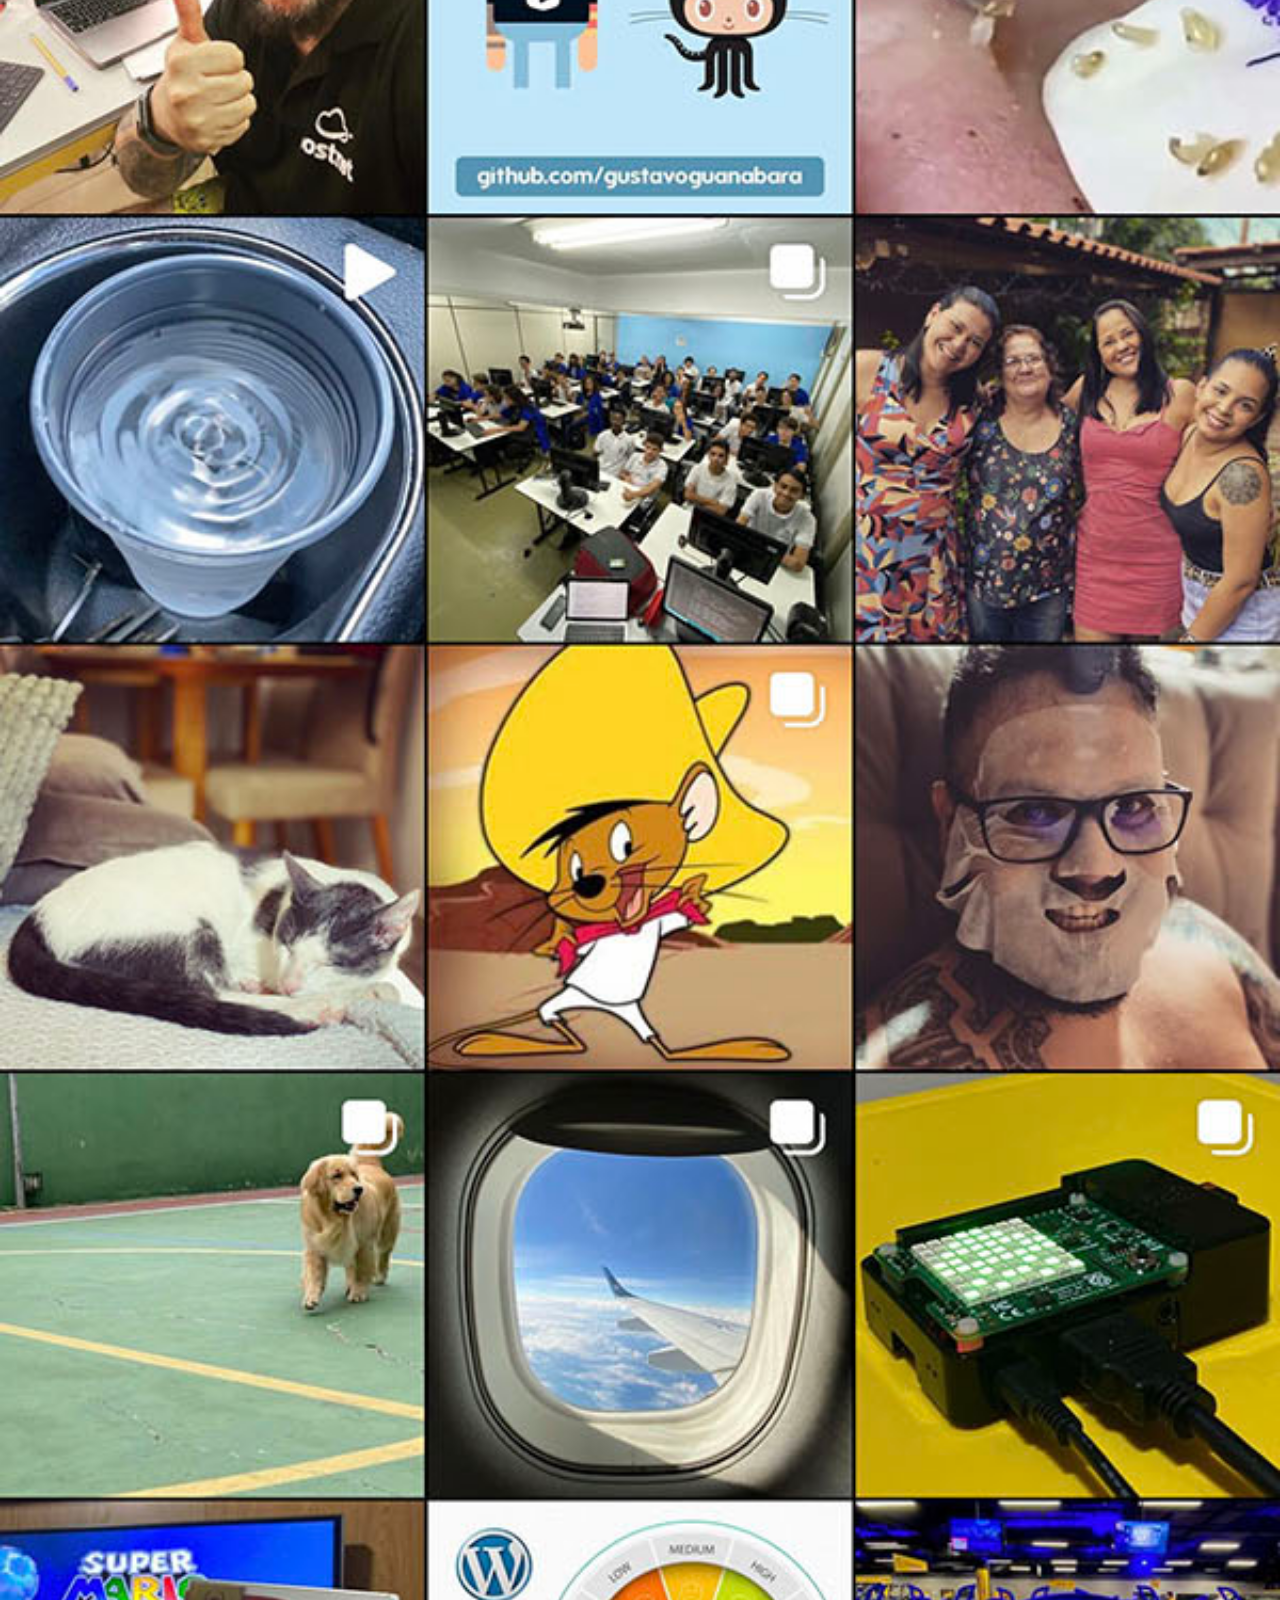
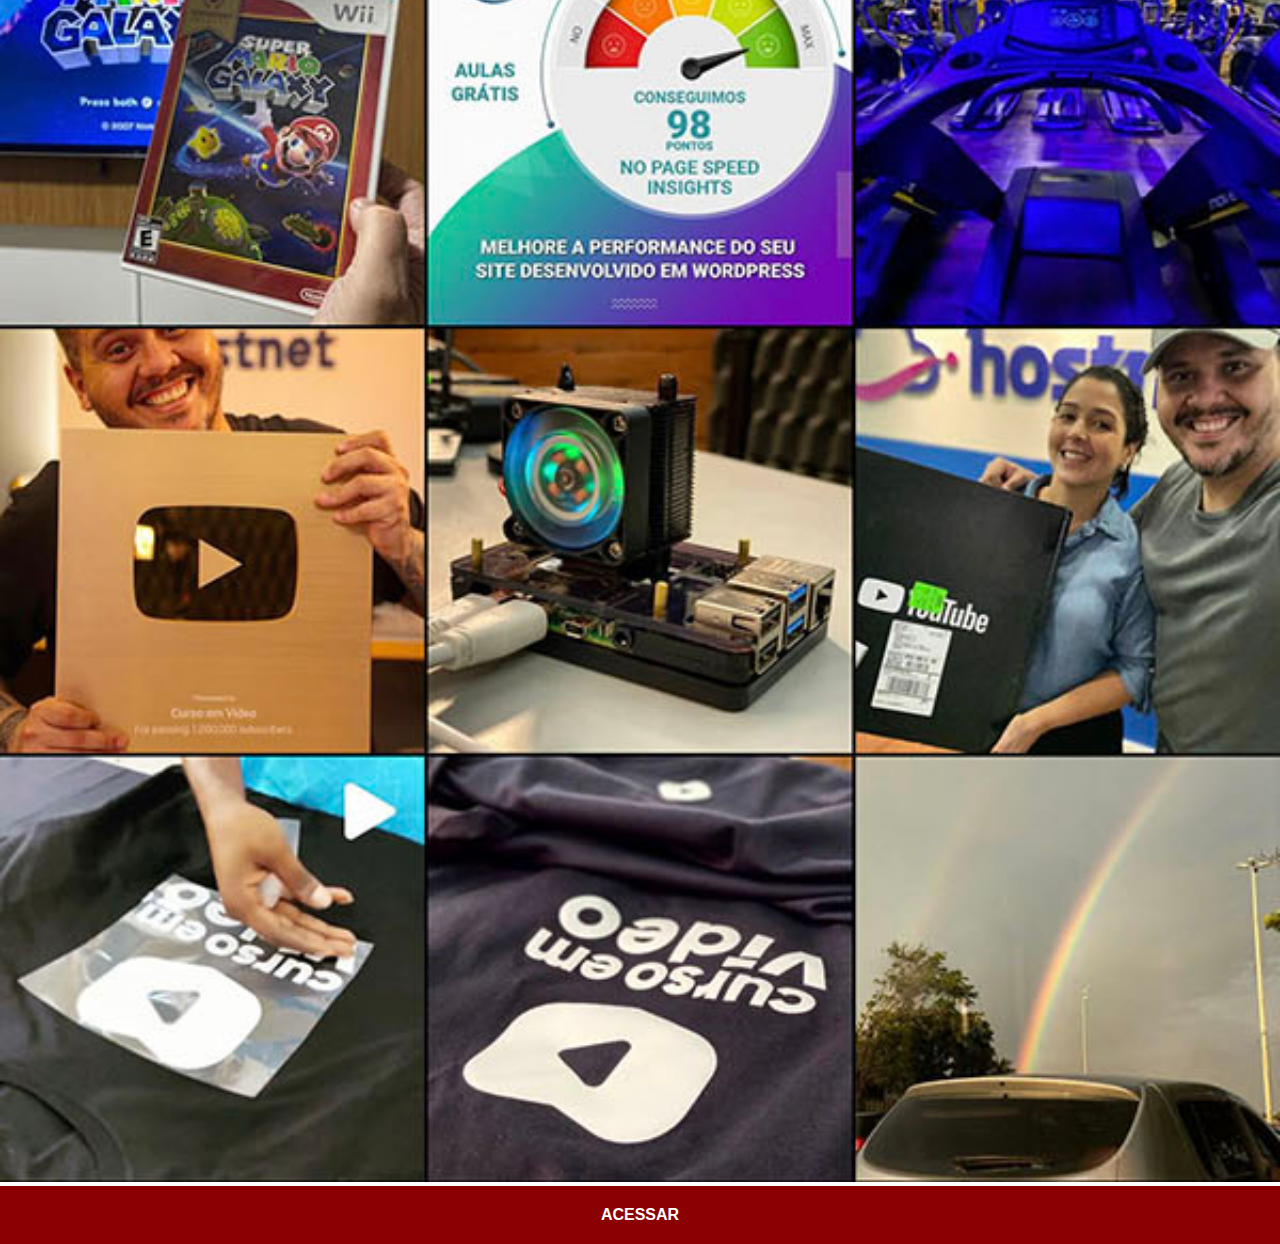
<file: instagram.html>
<!DOCTYPE html>
<html lang="pt-br">
<head>
    <meta charset="UTF-8">
    <meta name="viewport" content="width=device-width, initial-scale=1.0">
    <title>instagram</title>
    <link rel="stylesheet" href="estilos/social.css">
</head>
<body>
    <img src="imagens/tela-instagram.jpg" alt="instagram">
    <a href="https://www.instagram.com/gustavoguanabara" target="_blank">ACESSAR</a>
</body>
</html>
</file>
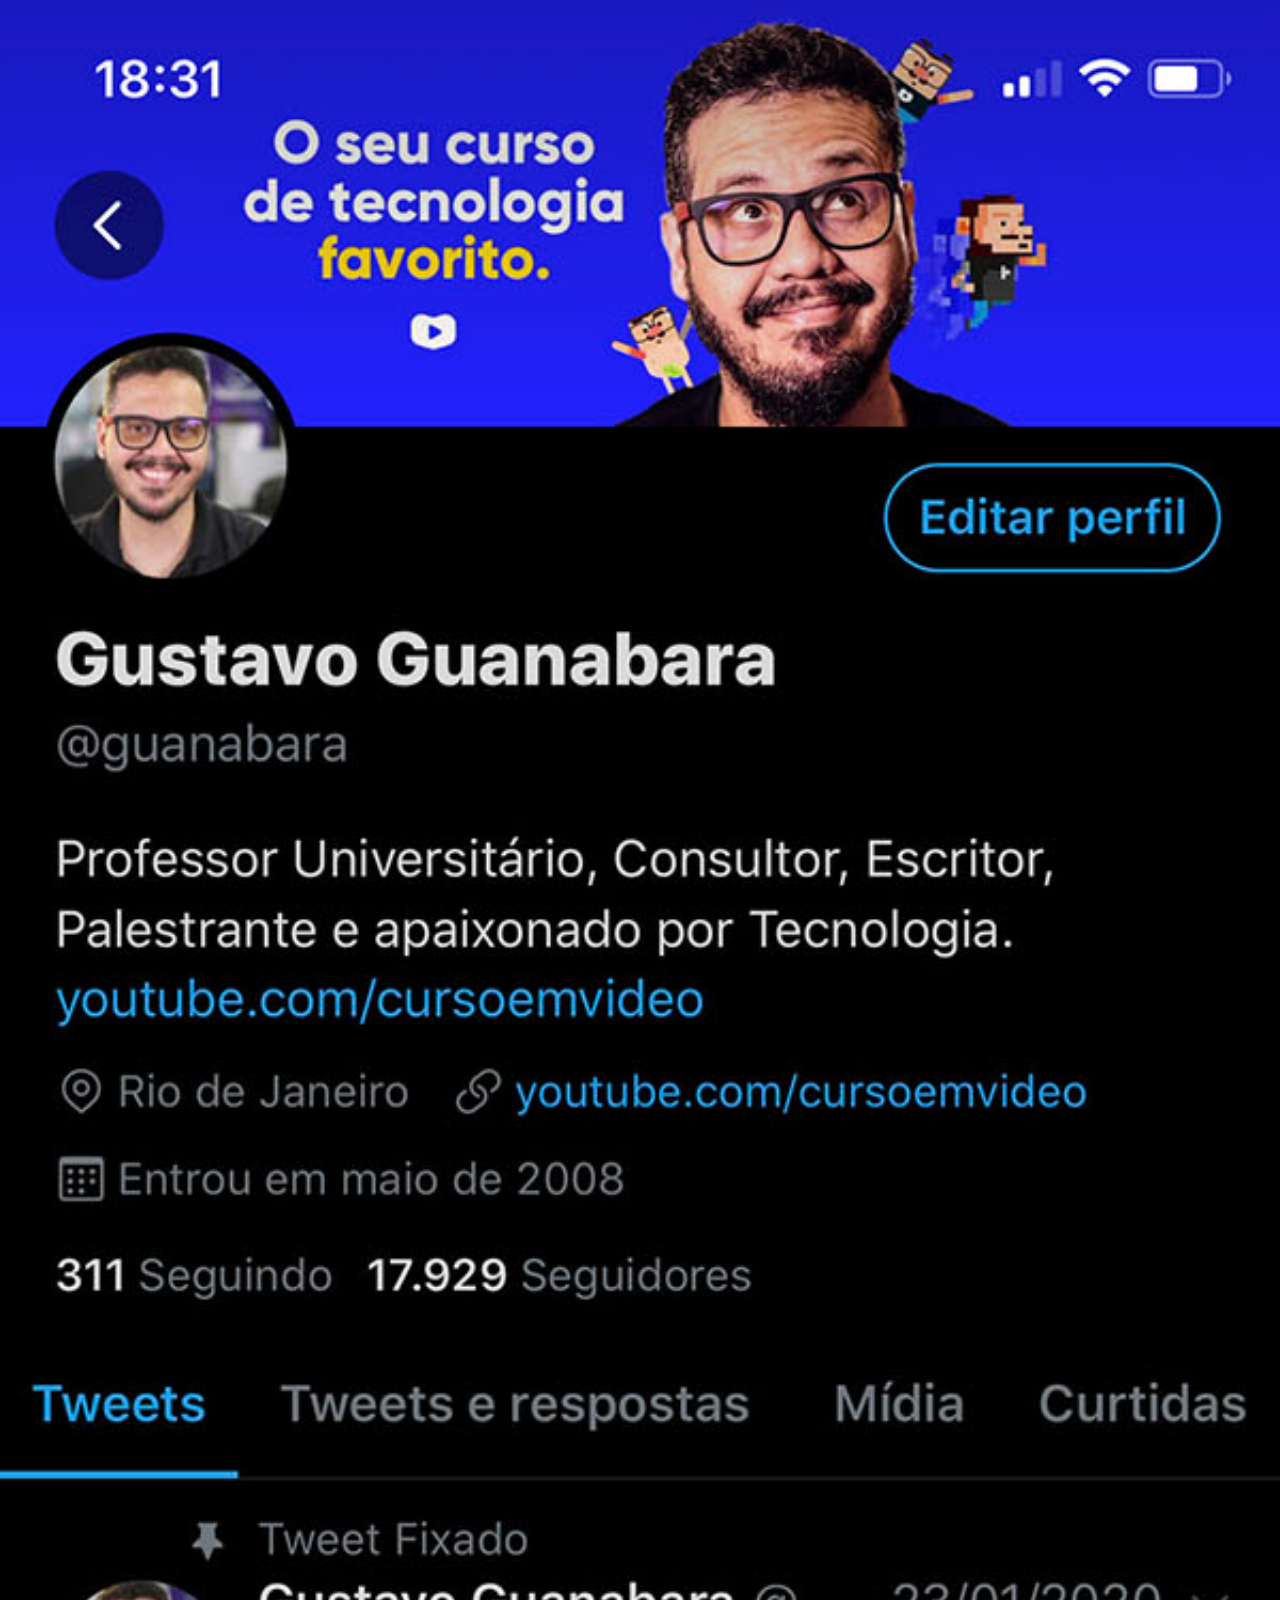
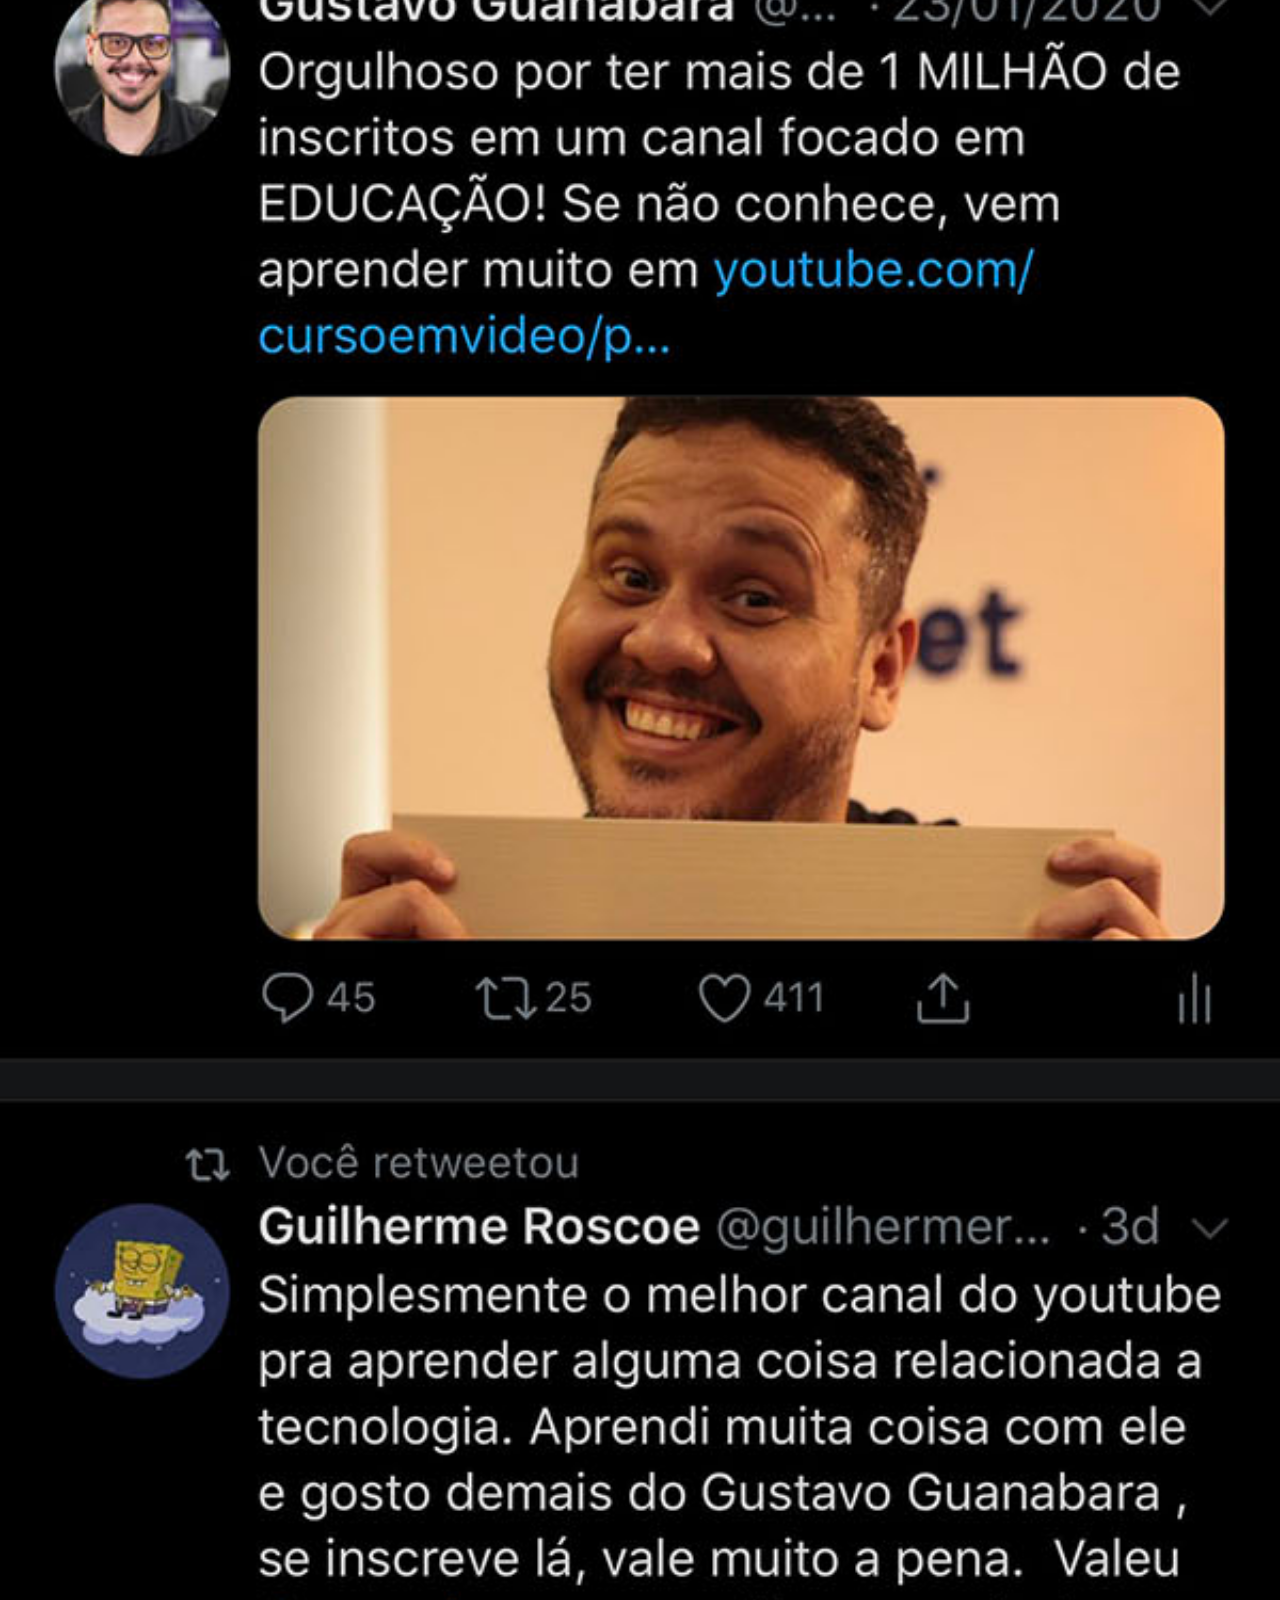
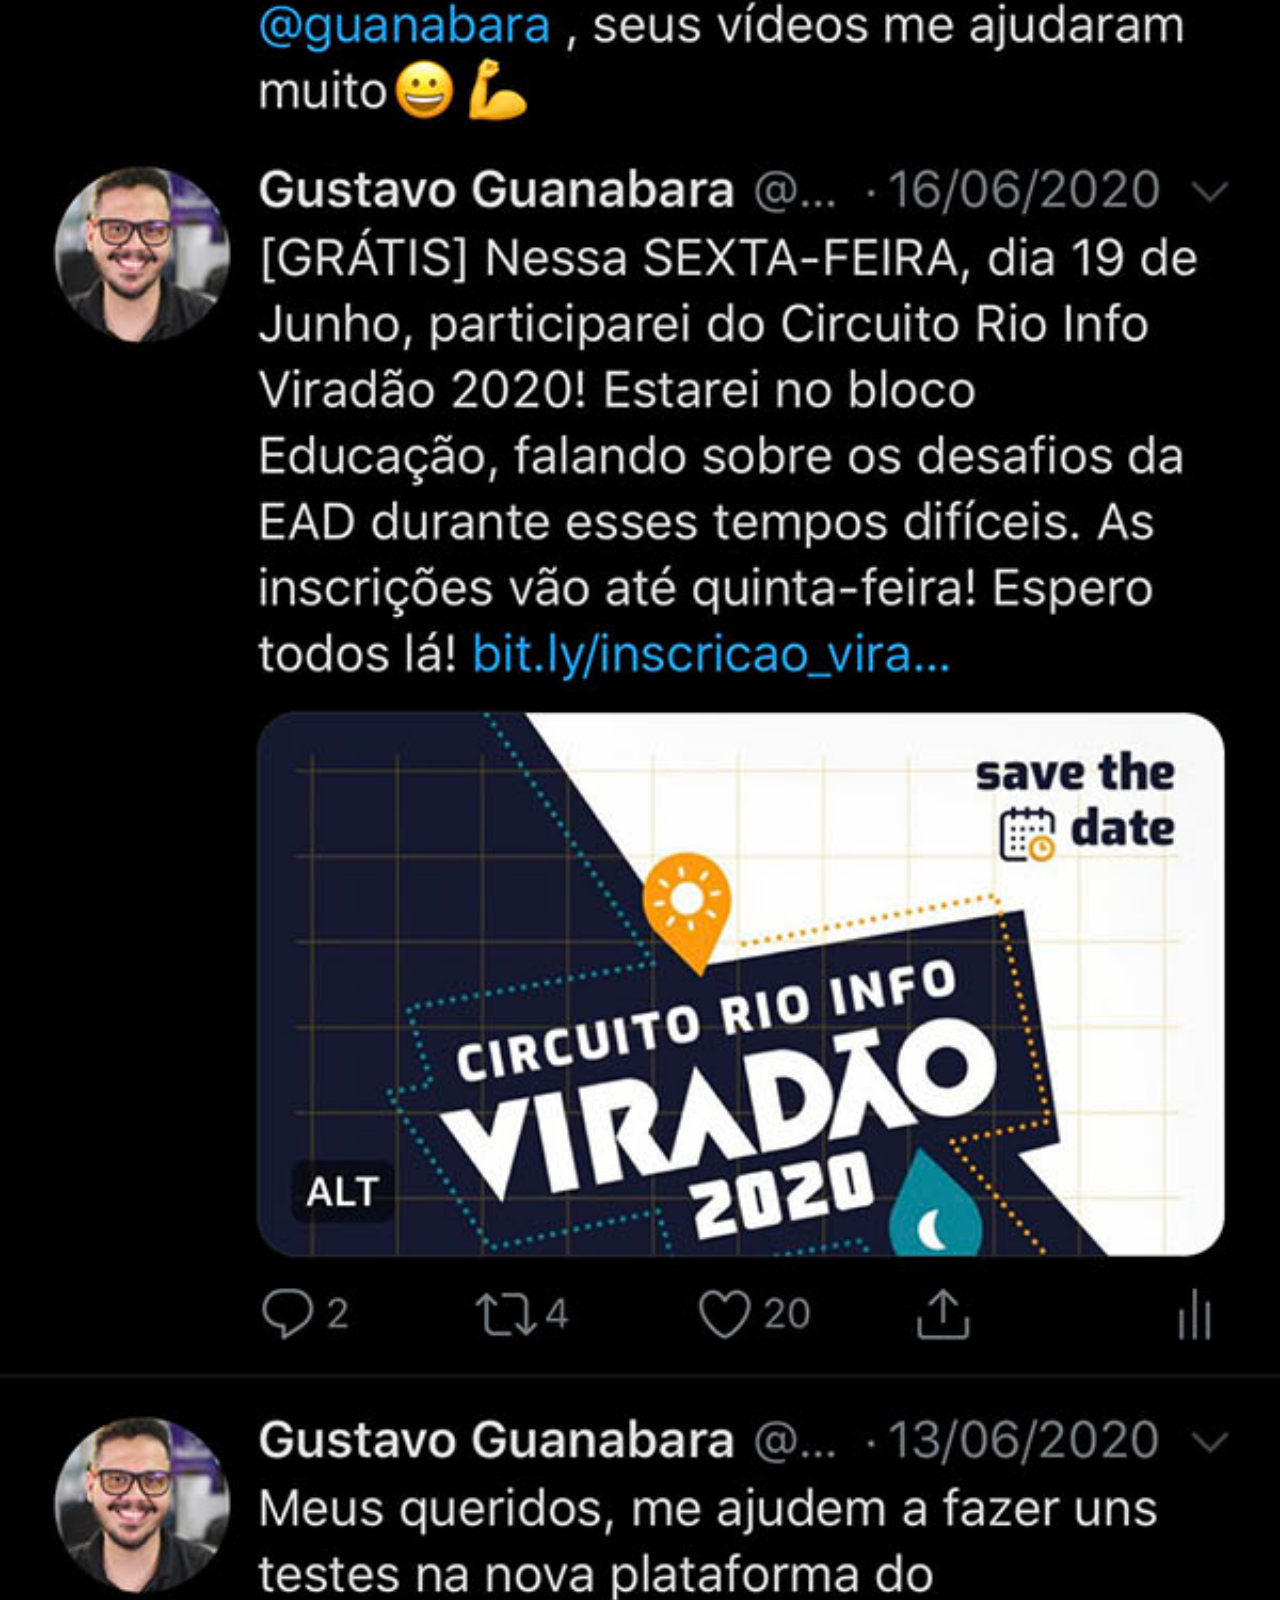
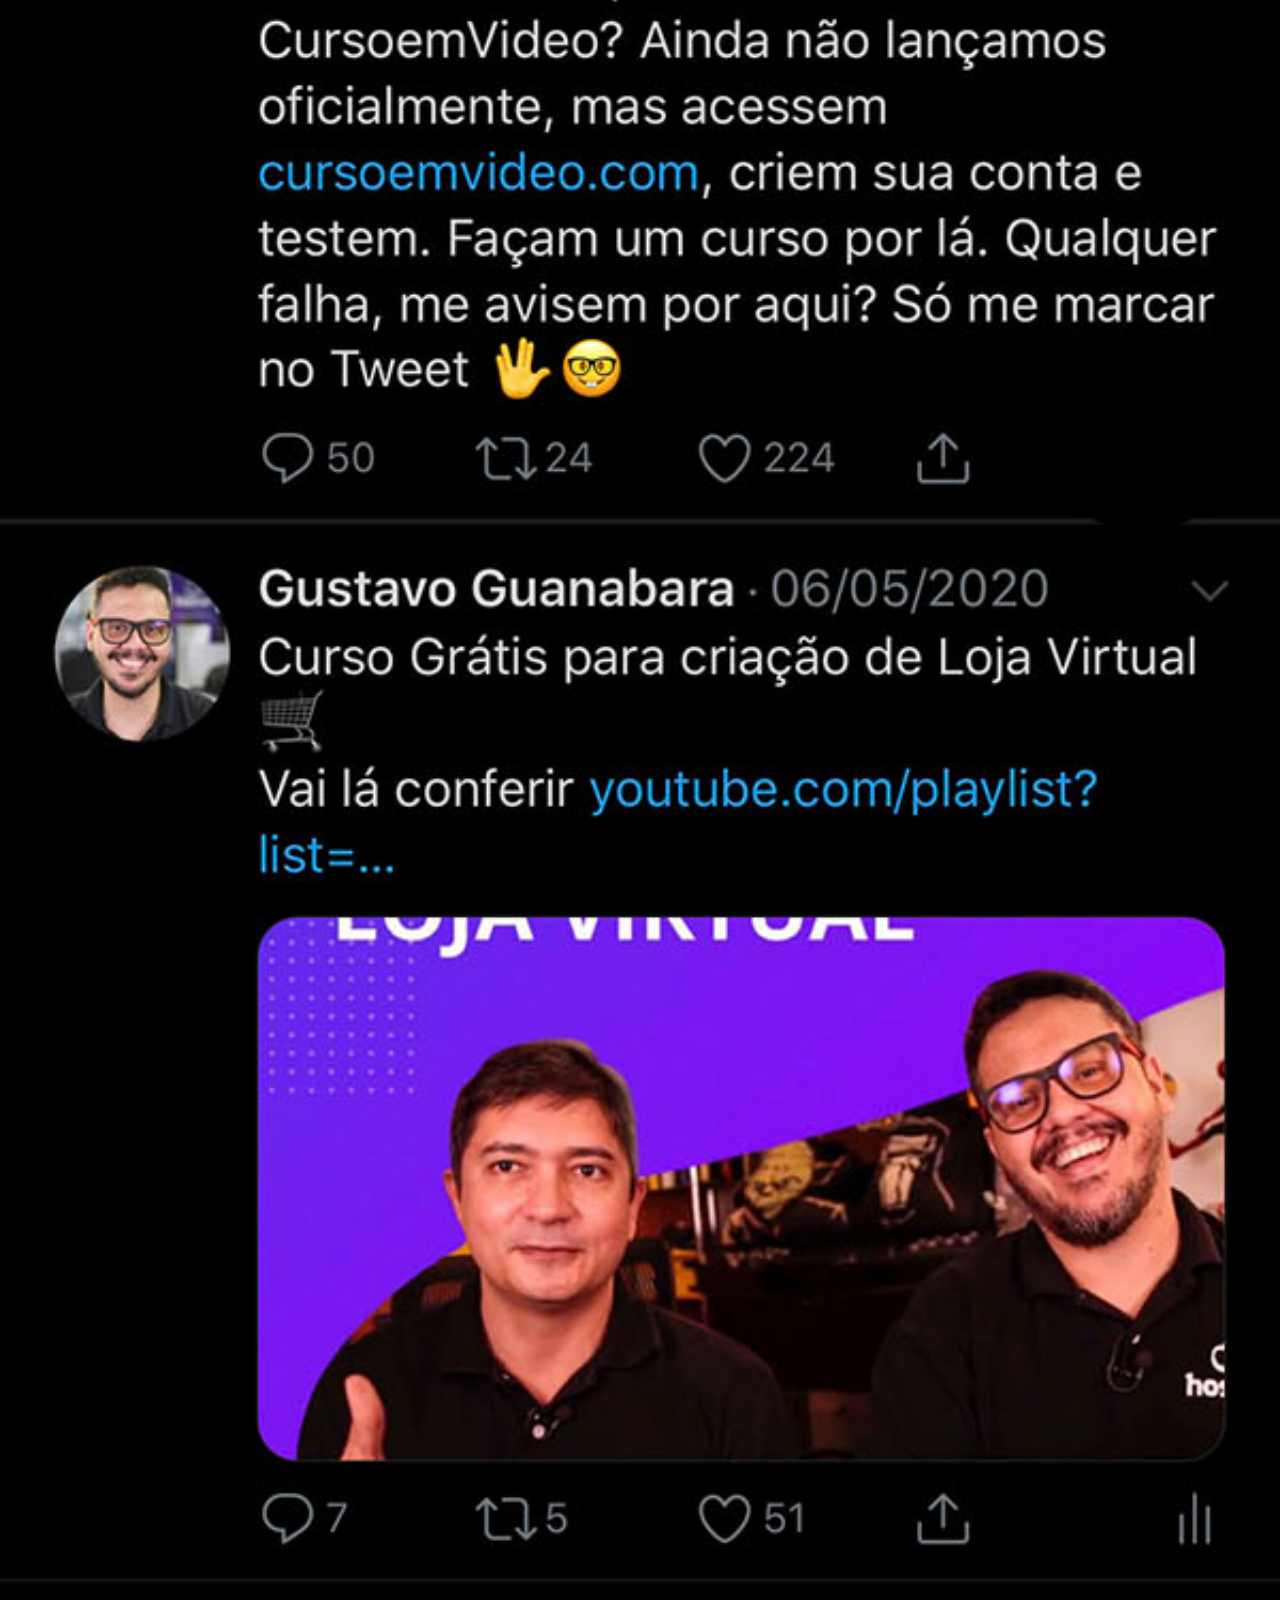
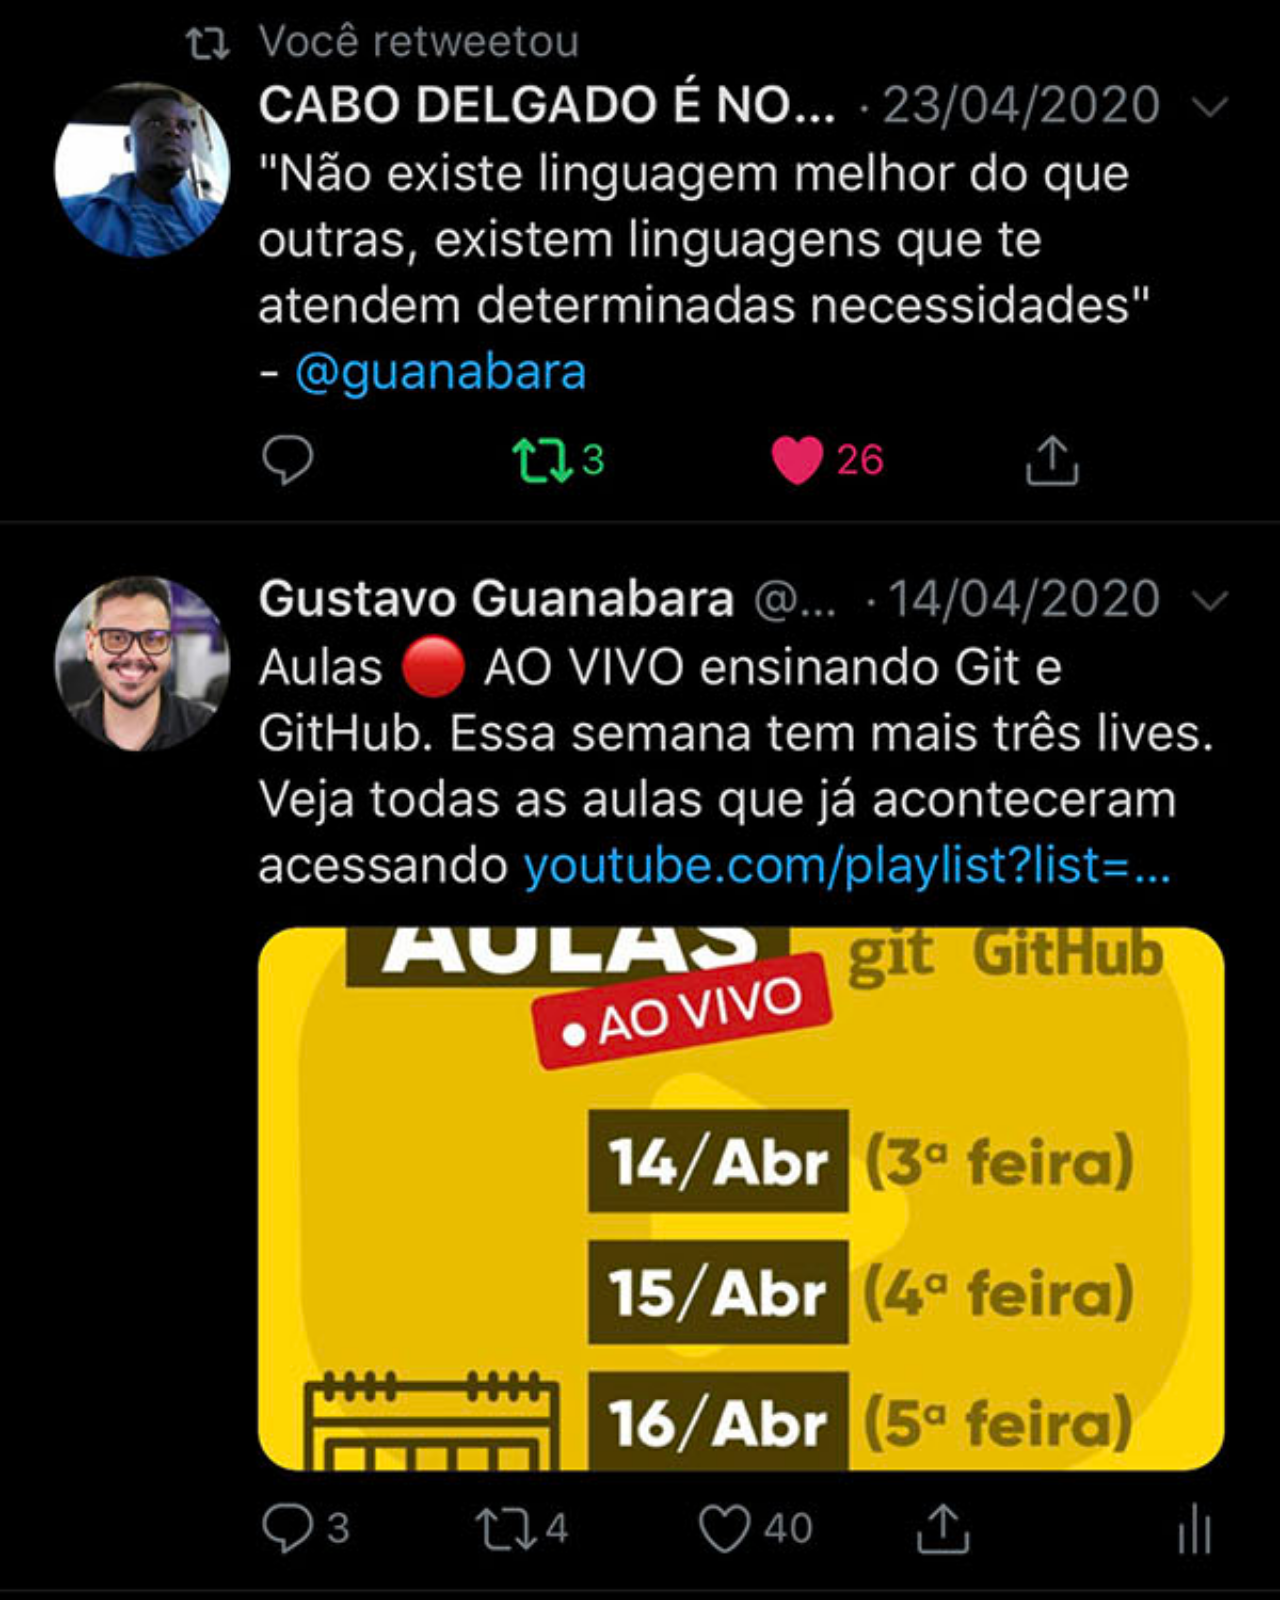
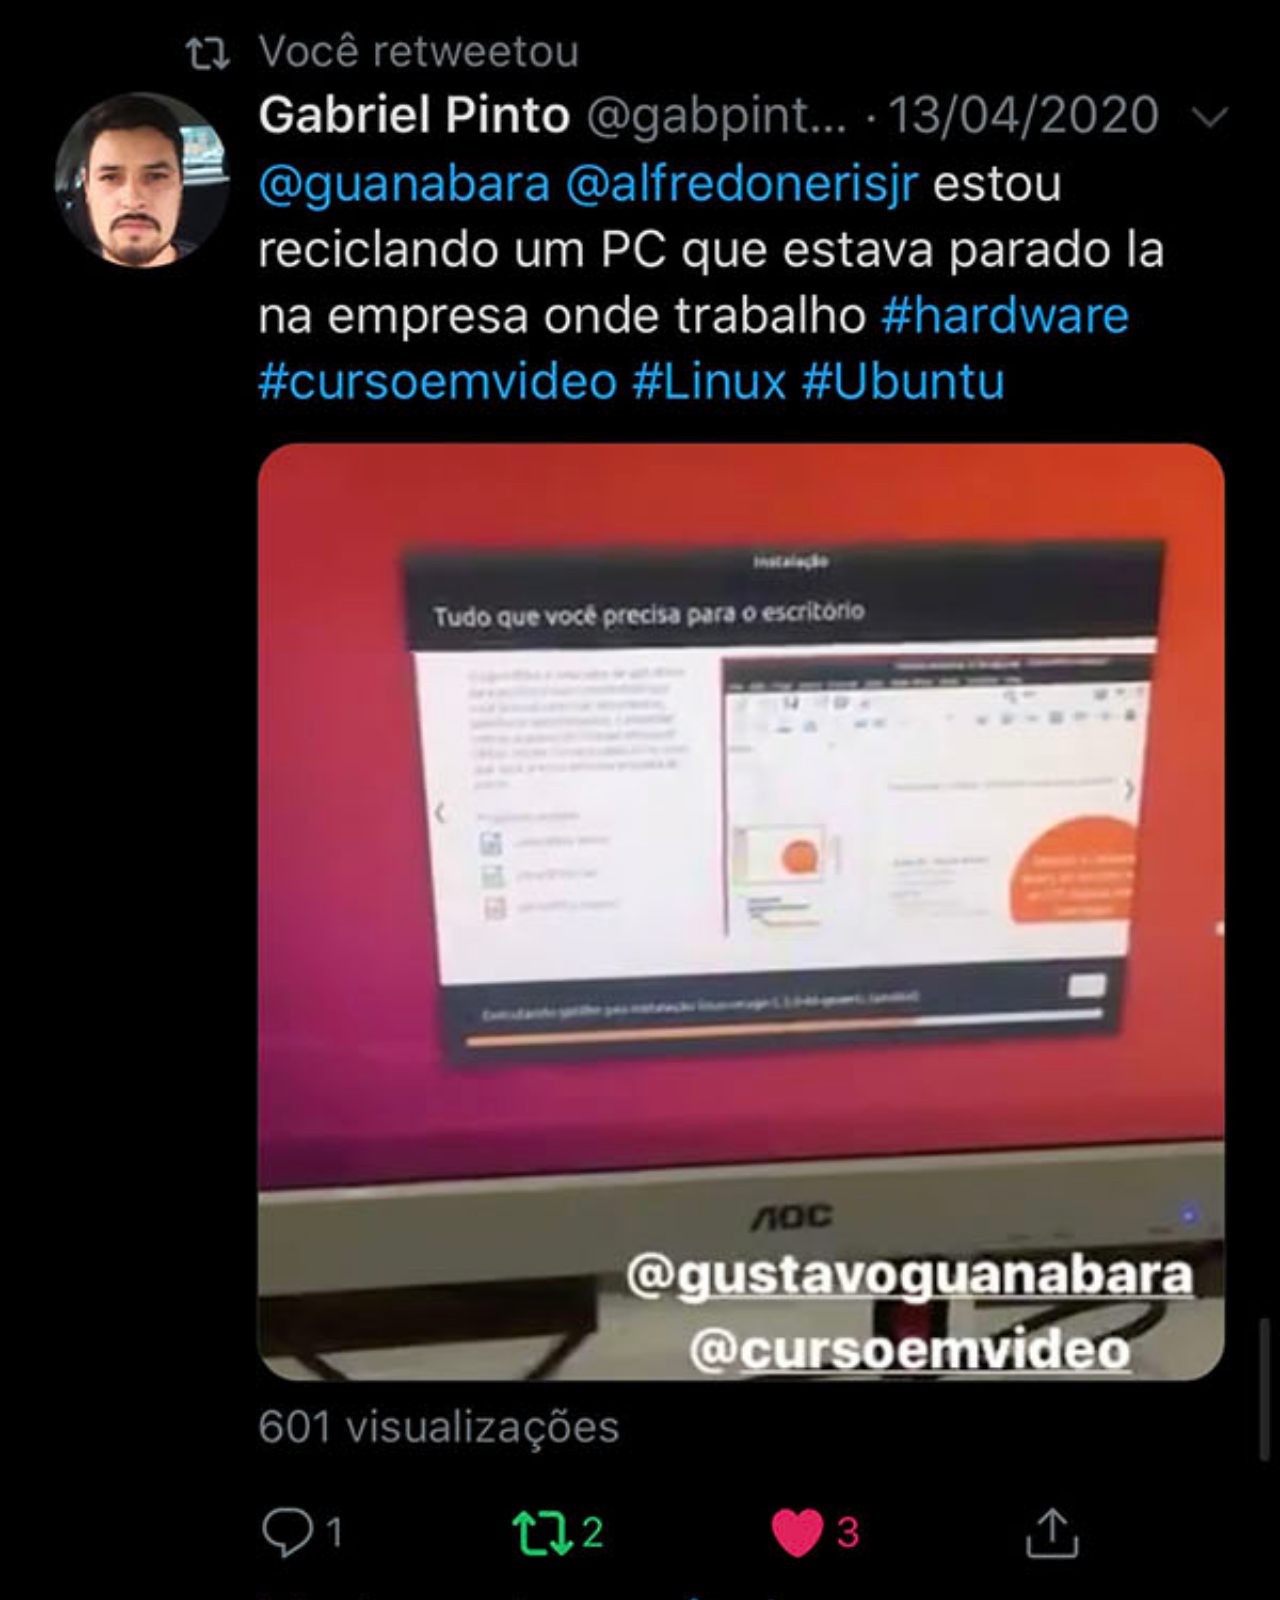
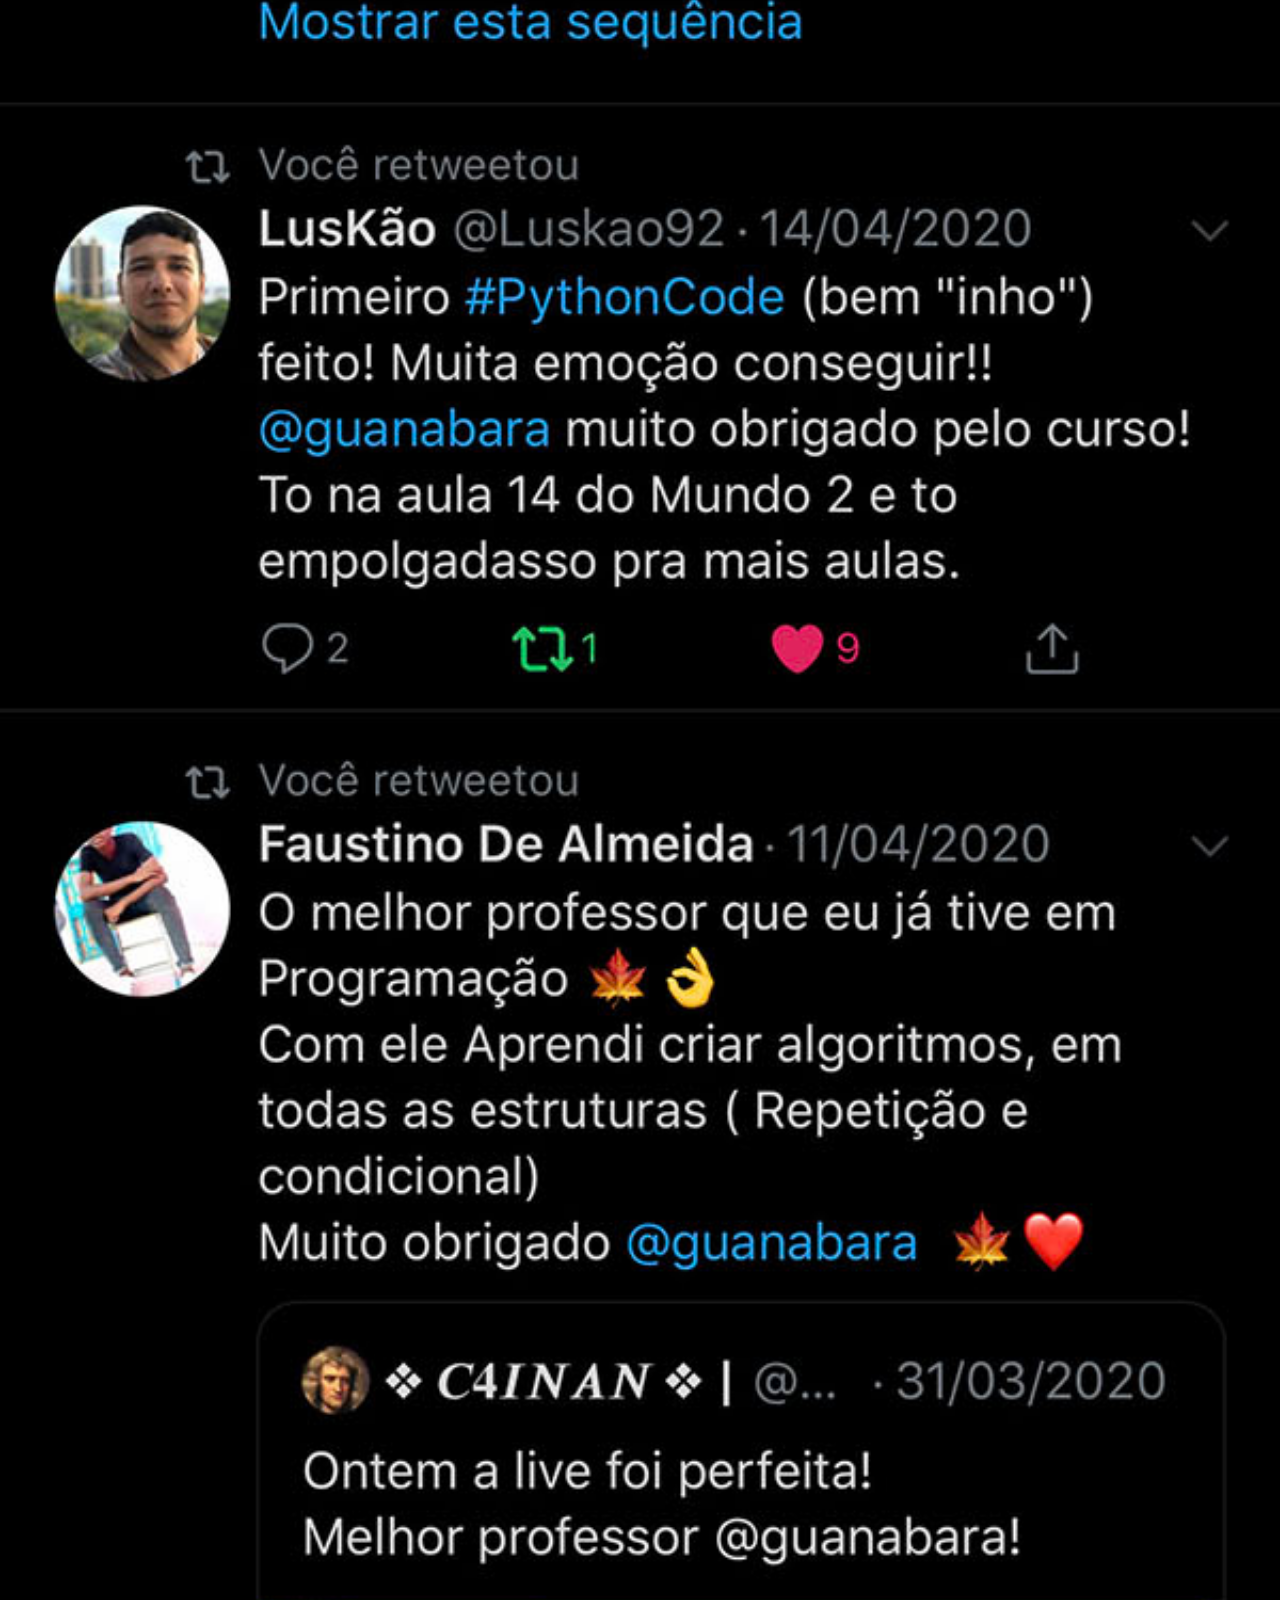
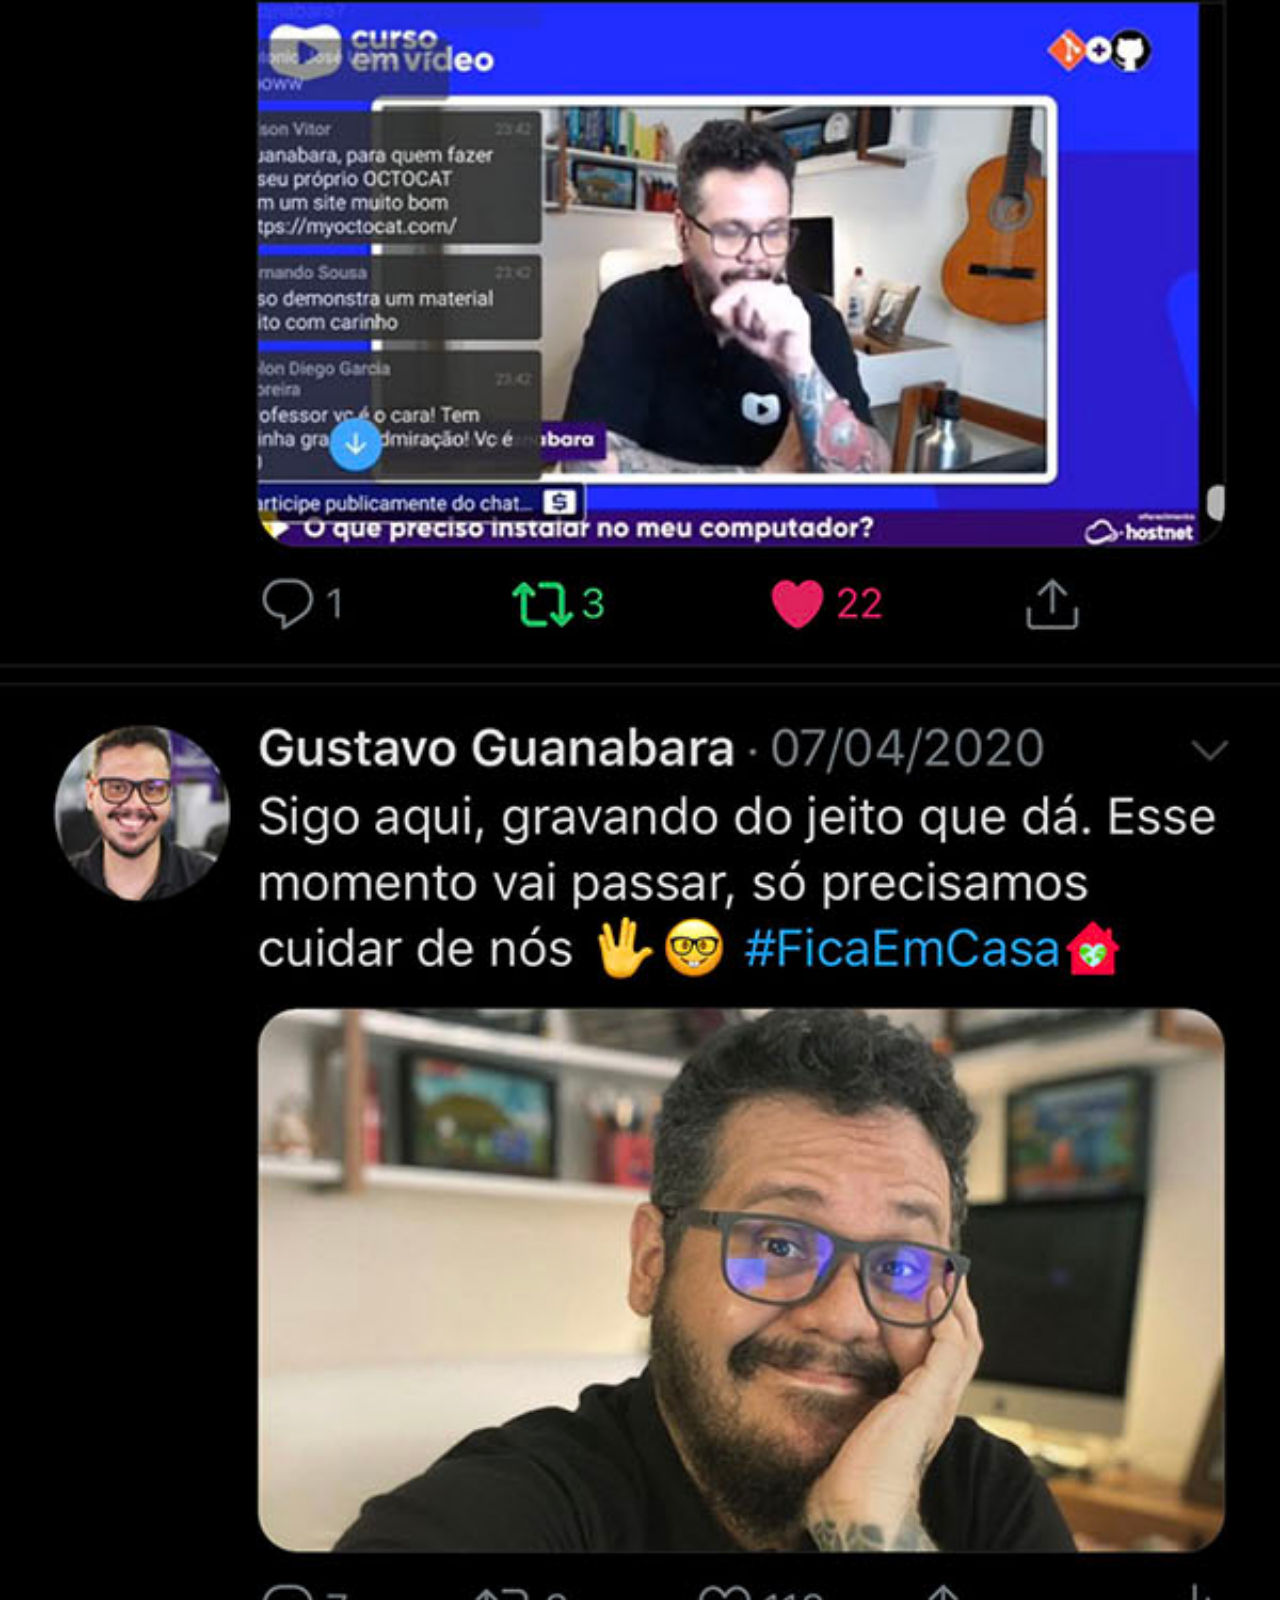
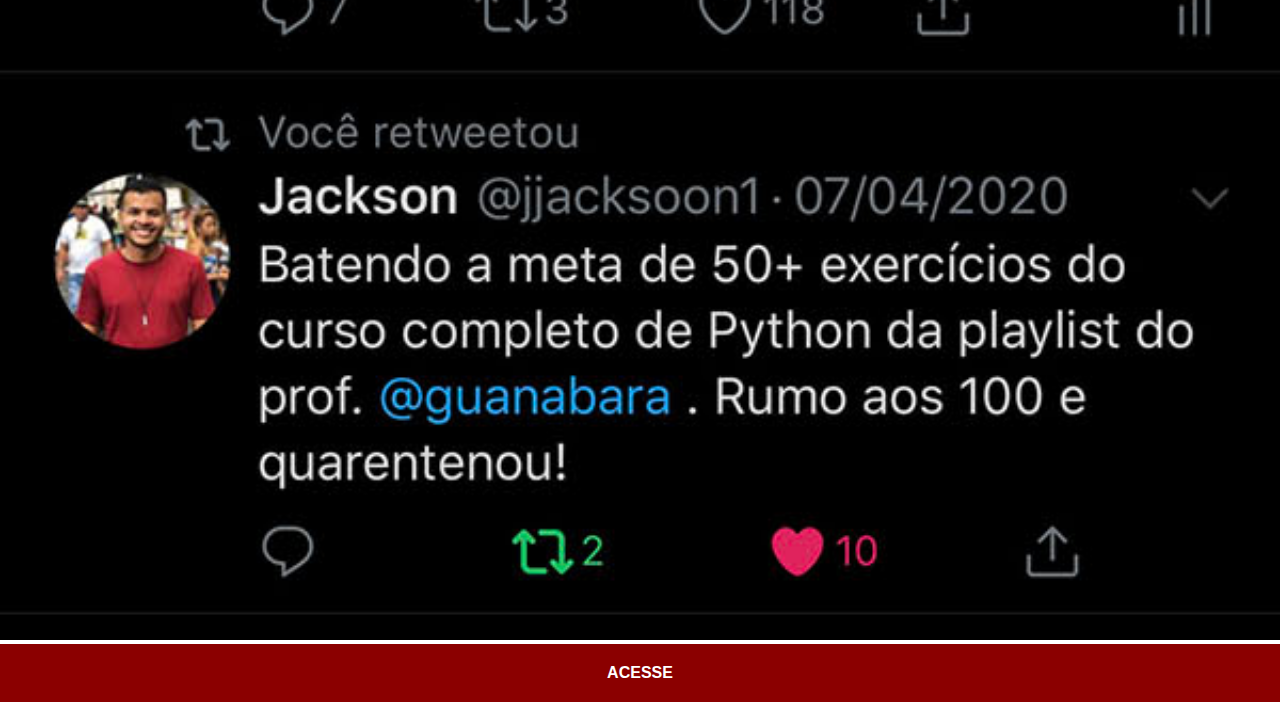
<file: twitter.html>
<!DOCTYPE html>
<html lang="pt-br">
<head>
    <meta charset="UTF-8">
    <meta name="viewport" content="width=device-width, initial-scale=1.0">
    <title>Twitter</title>
    <link rel="stylesheet" href="estilos/social.css">
</head>
<body>
    <img src="imagens/tela-twitter.jpg" alt="twitter">
    <a href="https://x.com/gustavoguanabara" target="_black">ACESSE</a>
    
</body>
</html>
</file>
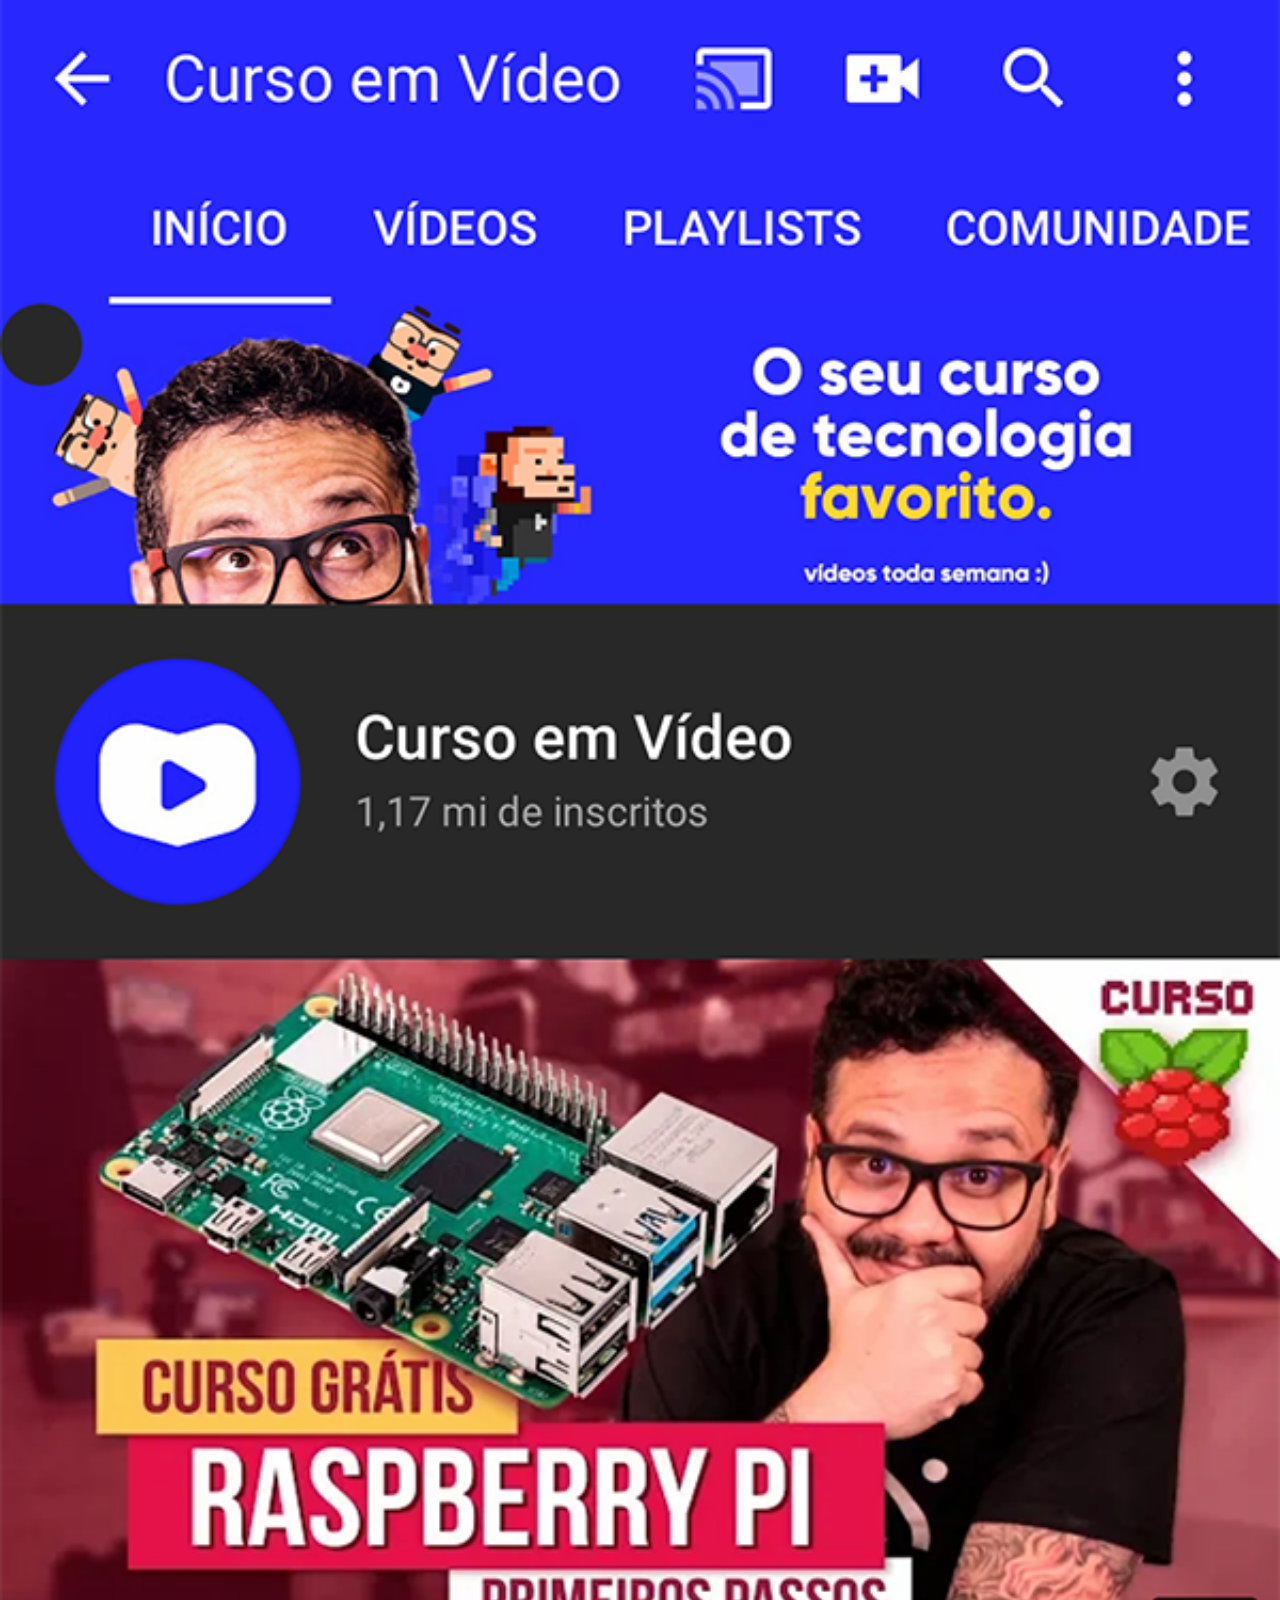
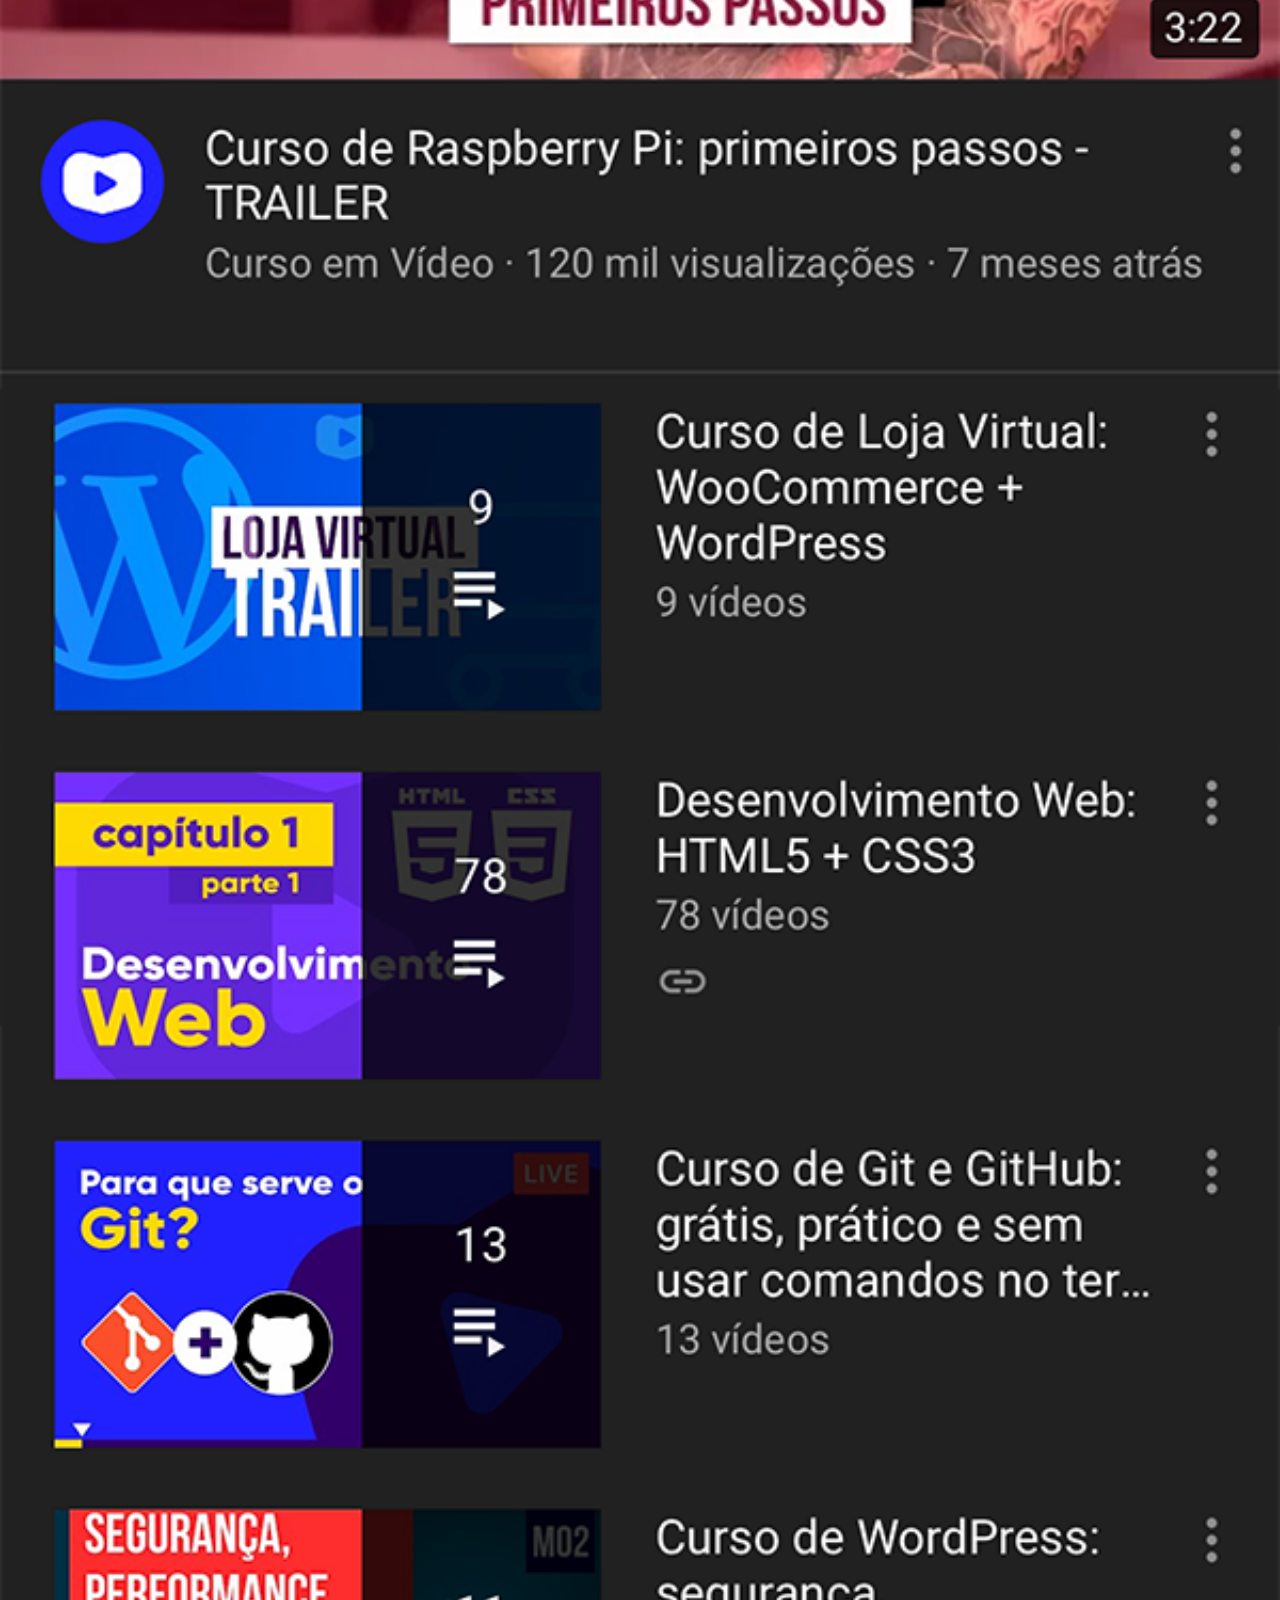
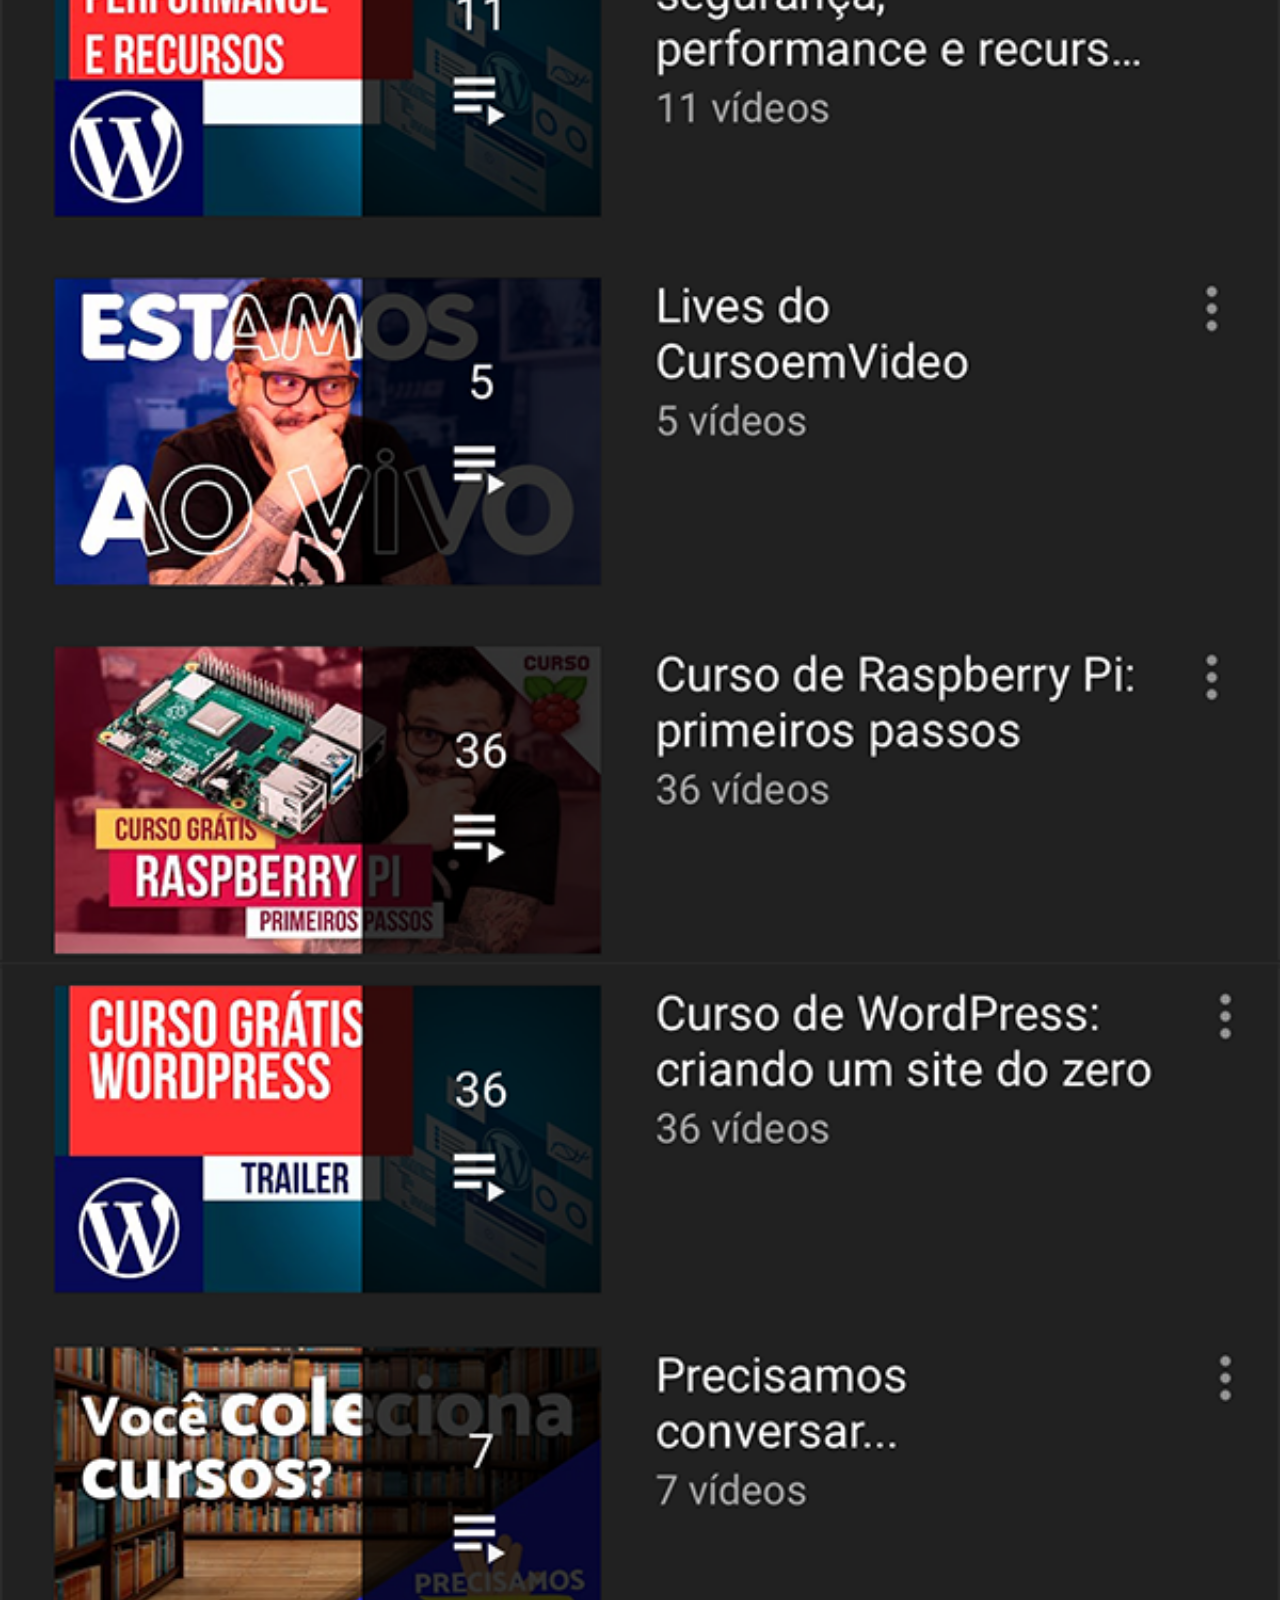
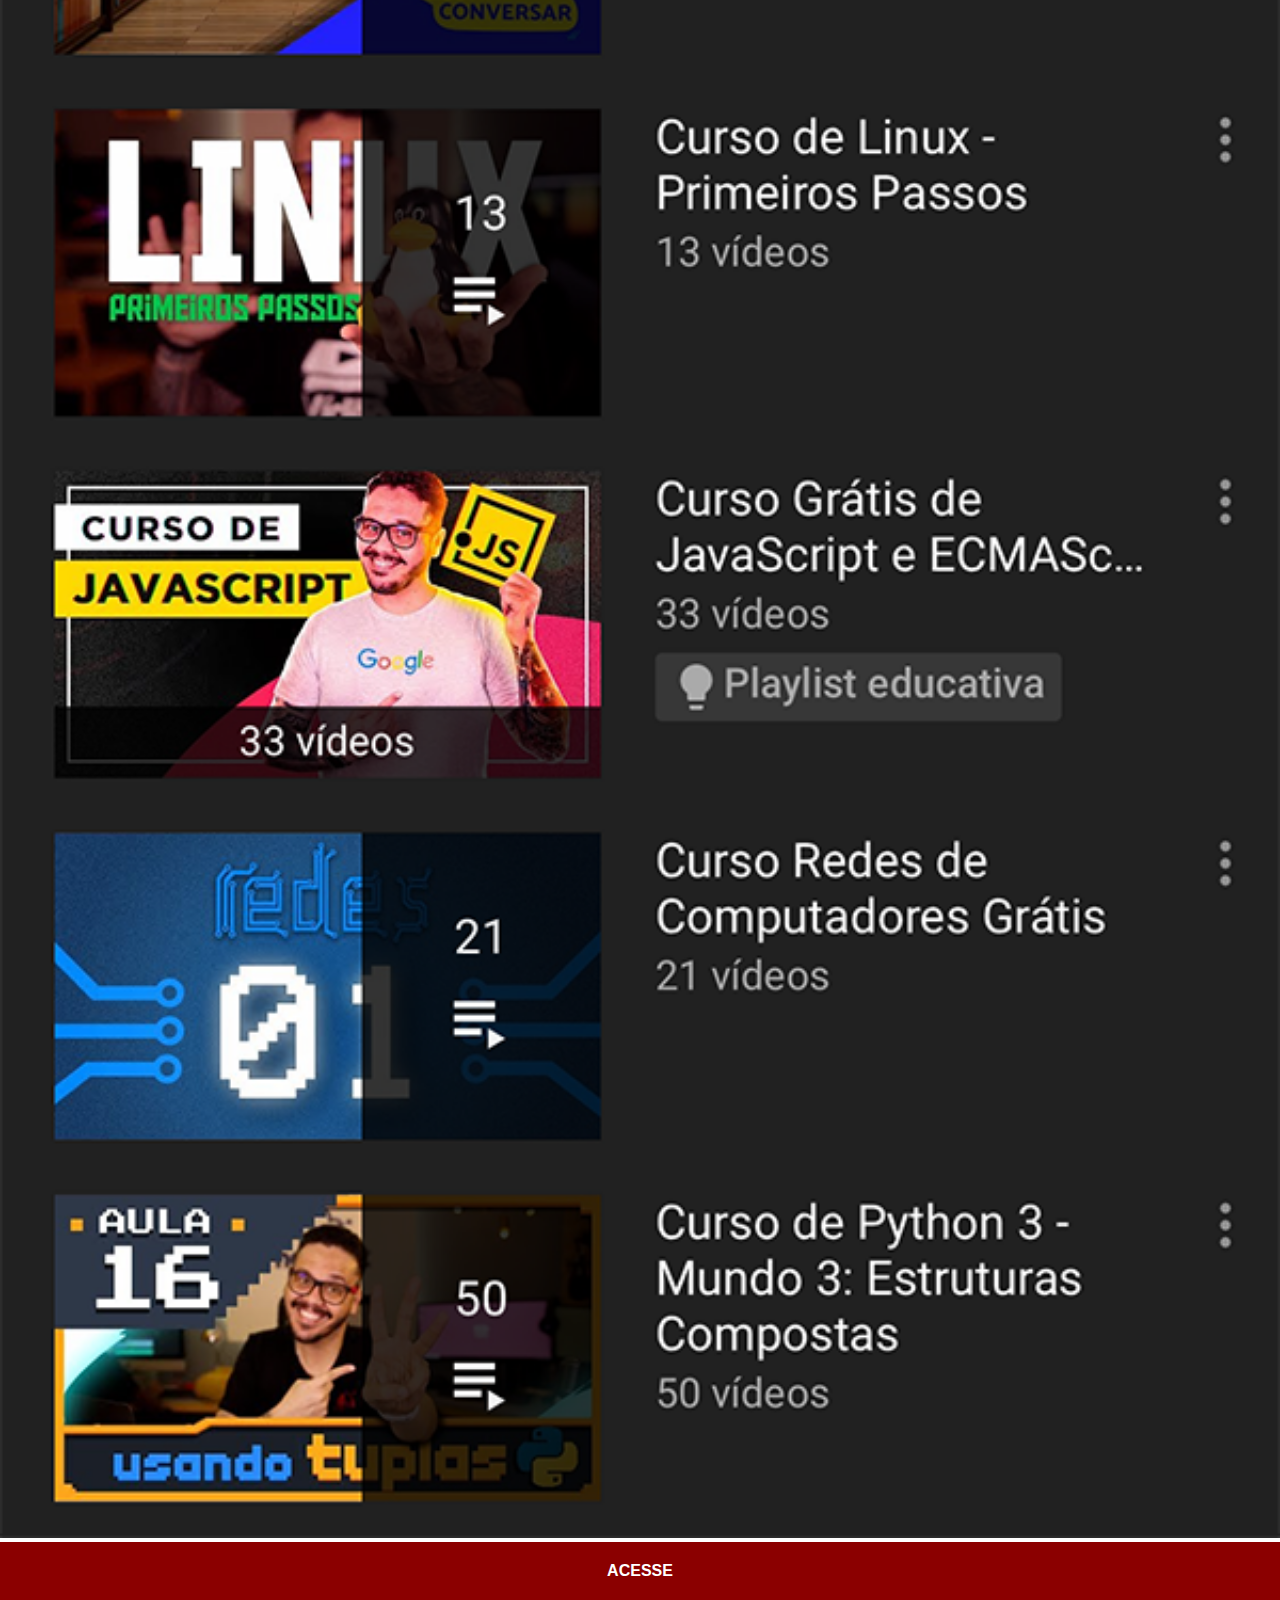
<file: youtube.html>
<!DOCTYPE html>
<html lang="pt-br">
<head>
    <meta charset="UTF-8">
    <meta name="viewport" content="width=device-width, initial-scale=1.0">
    <title>Youtube</title>
    <link rel="stylesheet" href="estilos/social.css">
</head>
<body>
    <img src="imagens/tela-youtube.png" alt="youtube">
    <a href="https://www.youtube.com/c/CursoemV%C3%ADdeo/playlists" target="_blank">ACESSE</a>
</body>
</html>
</file>
<file: estilos/style.css>
@charset "UTF-8";

* {
    margin: 0px;
    padding: 0px;
    font-family: Arial, Helvetica, sans-serif;

}

html, body {
    height: 100vh;
    width: 100vw;

} 

body {
    background: url(../imagens/fundo-madeira.jpg) no-repeat top center;
    background-size: cover;
    background-attachment: fixed;

}

main {
    position: relative; /* Será deslocado, mas ainda ocupará seu espaço original, afetando a disposção dos outros elementos*/
    height: 100vh;
    
}

section#telefone {
    position: absolute; /*Será posicionado de forma independente e não afetará a disposição dos outros elementos*/ 
    top: 50%;
    left: 50%;
    transform: translate(-50%, -50%);

    height: 627px;
    width: 311px;
    background: url('../imagens/frame-iphone.png') no-repeat;

}

iframe#tela {
    position: relative; /* posição relativa para usar o modelo de onde vai ficar o iframe usando top e left nesse caso*/
    top: 80px;
    left: 22px;

    width: 267px; /* Ajuste no tamanho para encaixar no celular */
    height: 471px;
}

section#redessociais { 
    text-align: right;  /* Alinhar a esquerda menus*/ 

}

section#redessociais > a > img {
    width: 50px;
    margin: 10px;
    border-radius: 50%; /*deixar img redonda*/
    box-shadow: 2px 2px 5px rgba(0, 0, 0, 0.801) ; /* sombra por baixo*/
    box-sizing: border-box; /* */
}

section#redessociais img:hover {
    border: 2px solid rgba(255, 255, 255, 0.555);
    transform: translate(-3px, -3px); /* levantar o botão*/
    transition: transform 0.5s; /* Movimentação de forma suave*/
}
</file>
<file: estilos/social.css>
@charset "UTF-8";

* {
    margin: 0px;
    padding: 0px;
    font-family: Arial, Helvetica, sans-serif;
}

::-webkit-scrollbar {
    width: 0px;
    height: 0px;
}

img {
    width: 100vw; /*100% do tamanho da view port*/ 
    

}

a {
    display: block; /* Mostrar o ACESSE embaixo do conteudo*/
    background-color: darkred;
    color: white;
    padding: 20px;
    text-align: center;
    font-weight: bolder; /* Grossura da letra*/
    text-decoration: none; /* Tirar linha de acesso em bixo */ 

}
a:hover {
    background-color: red;
}
</file>
